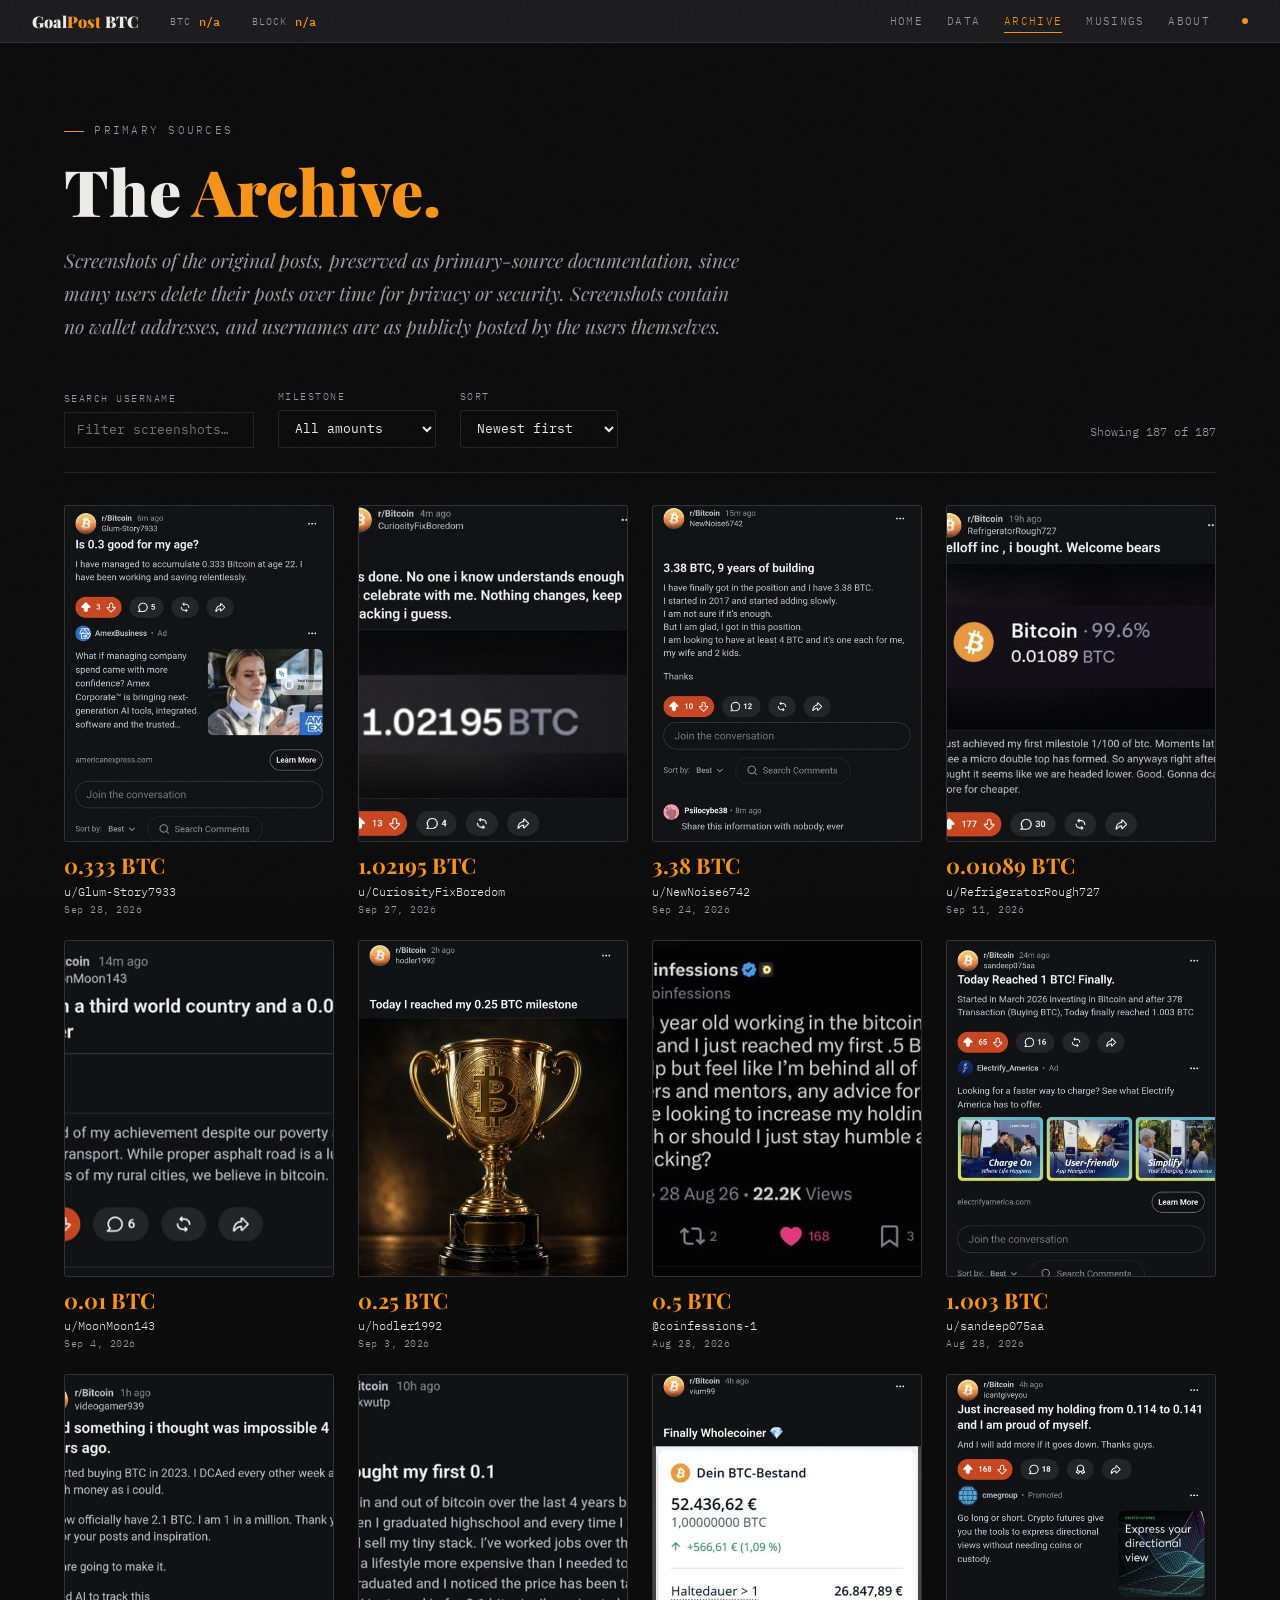
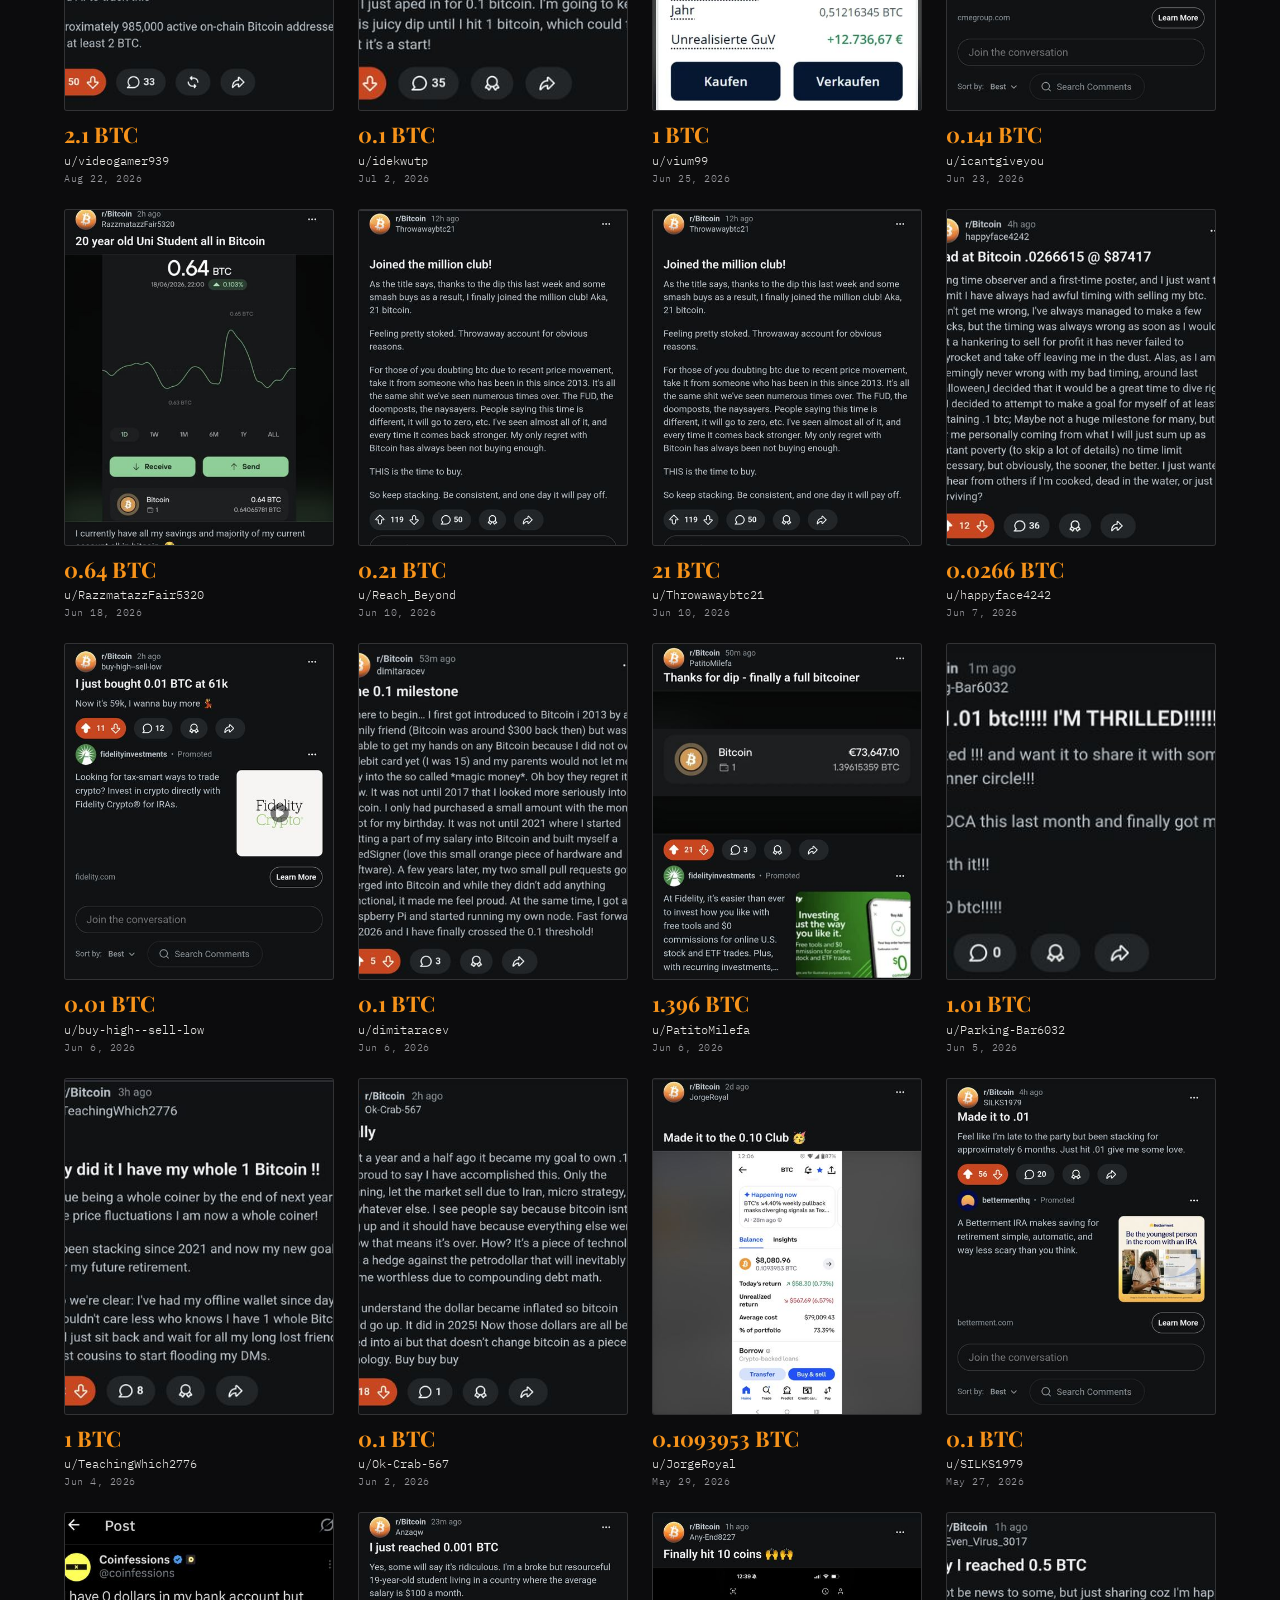
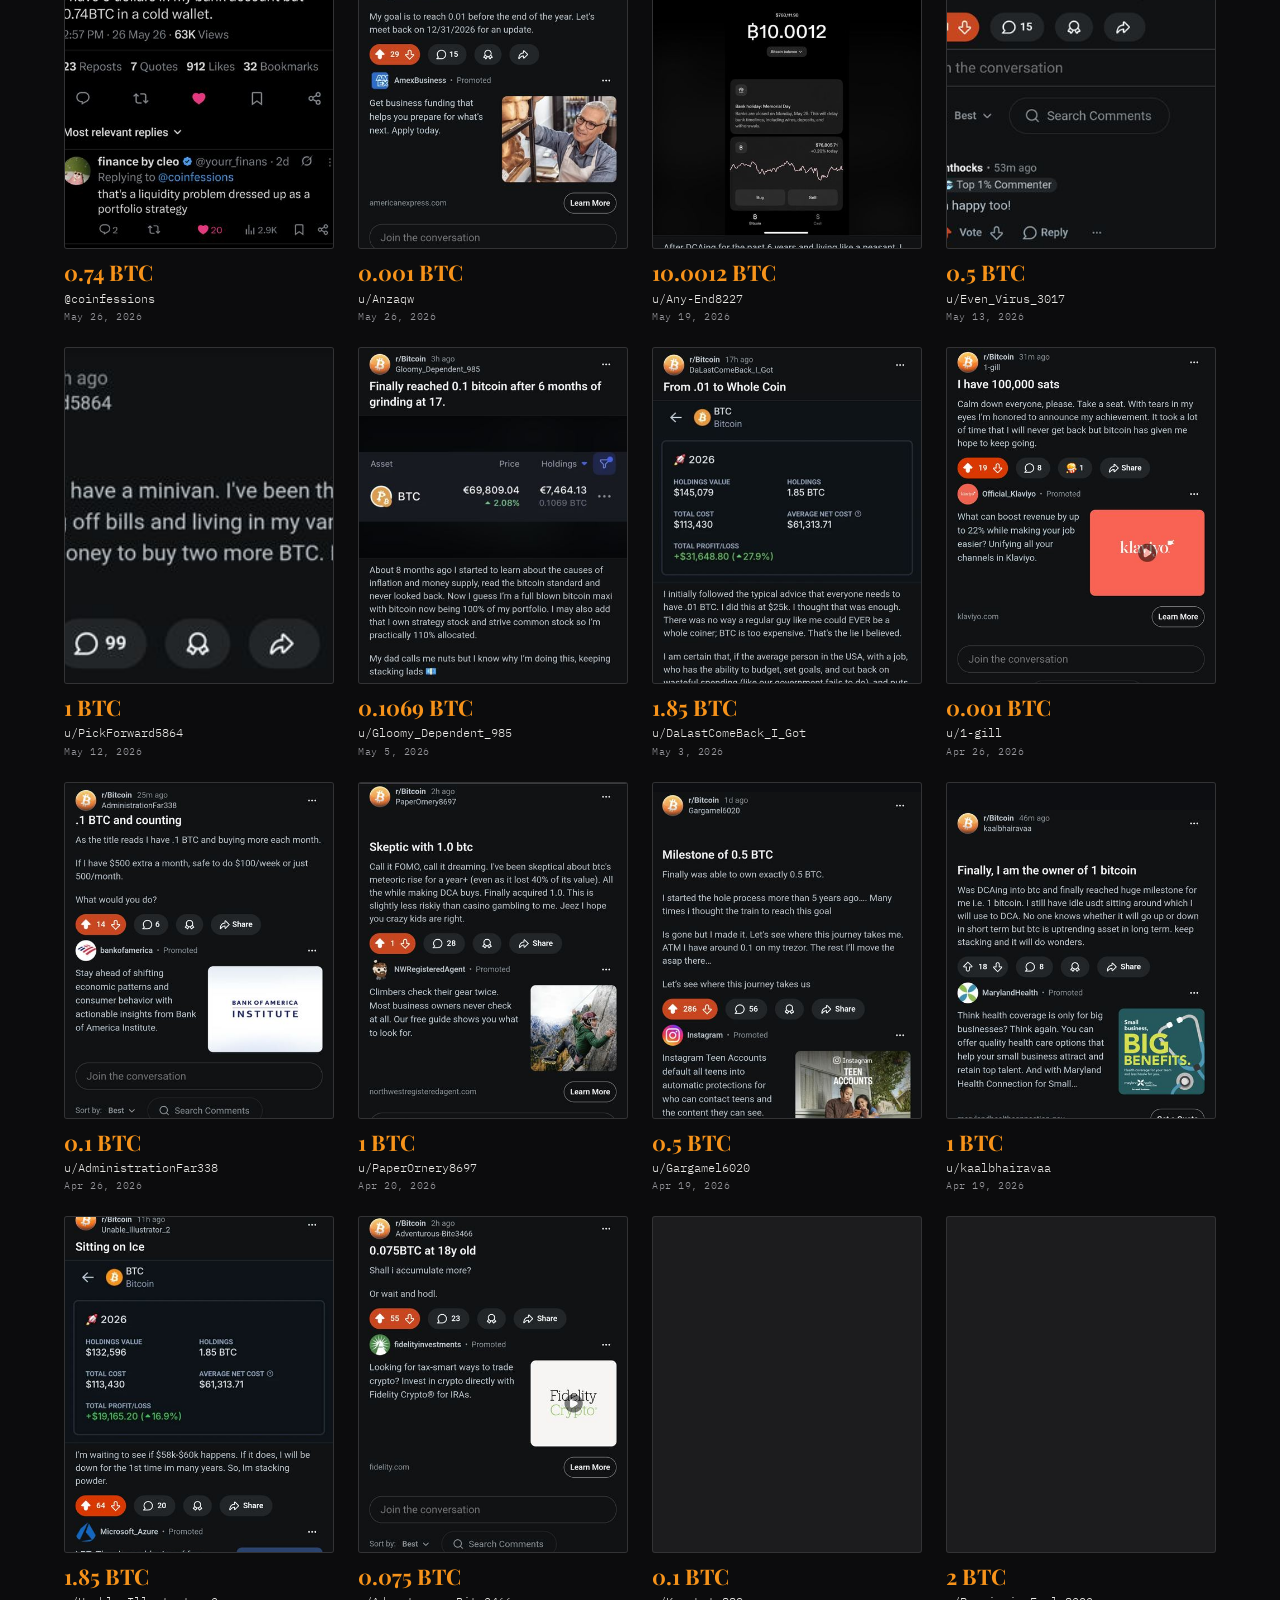
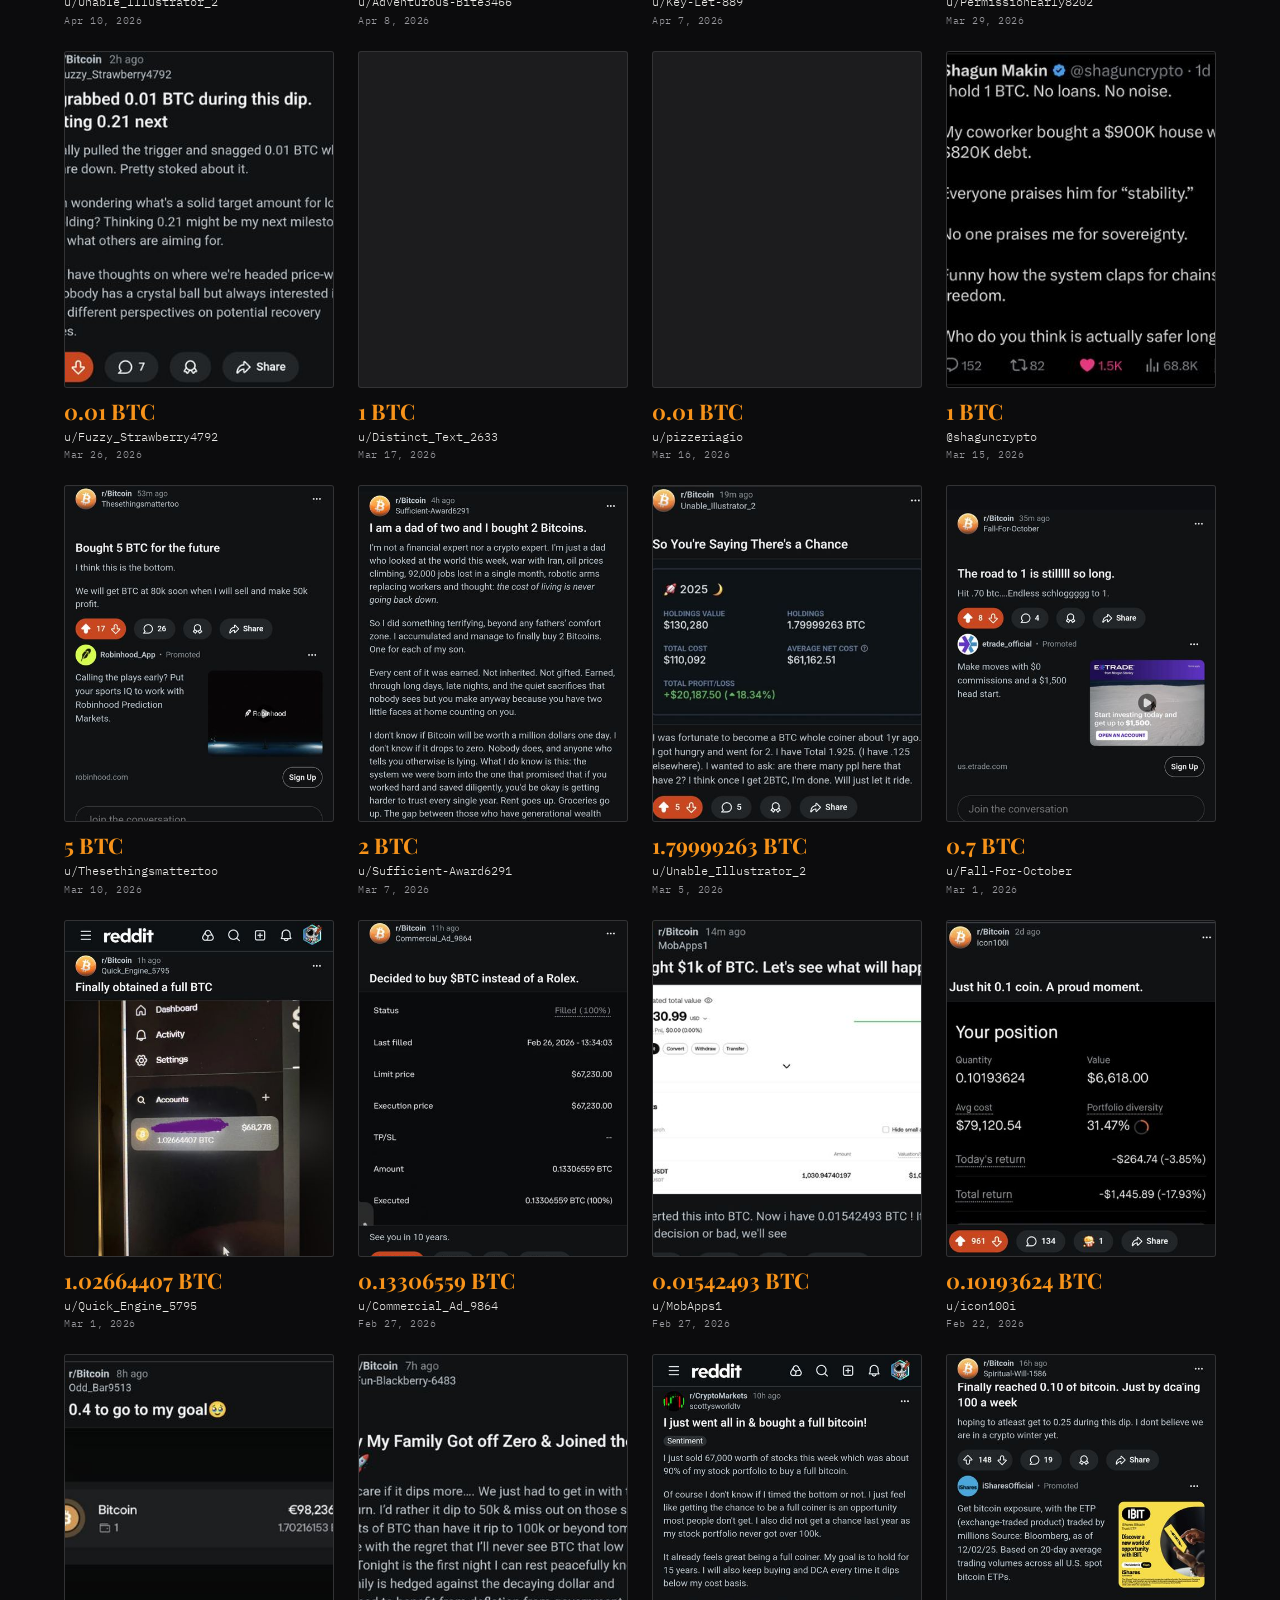
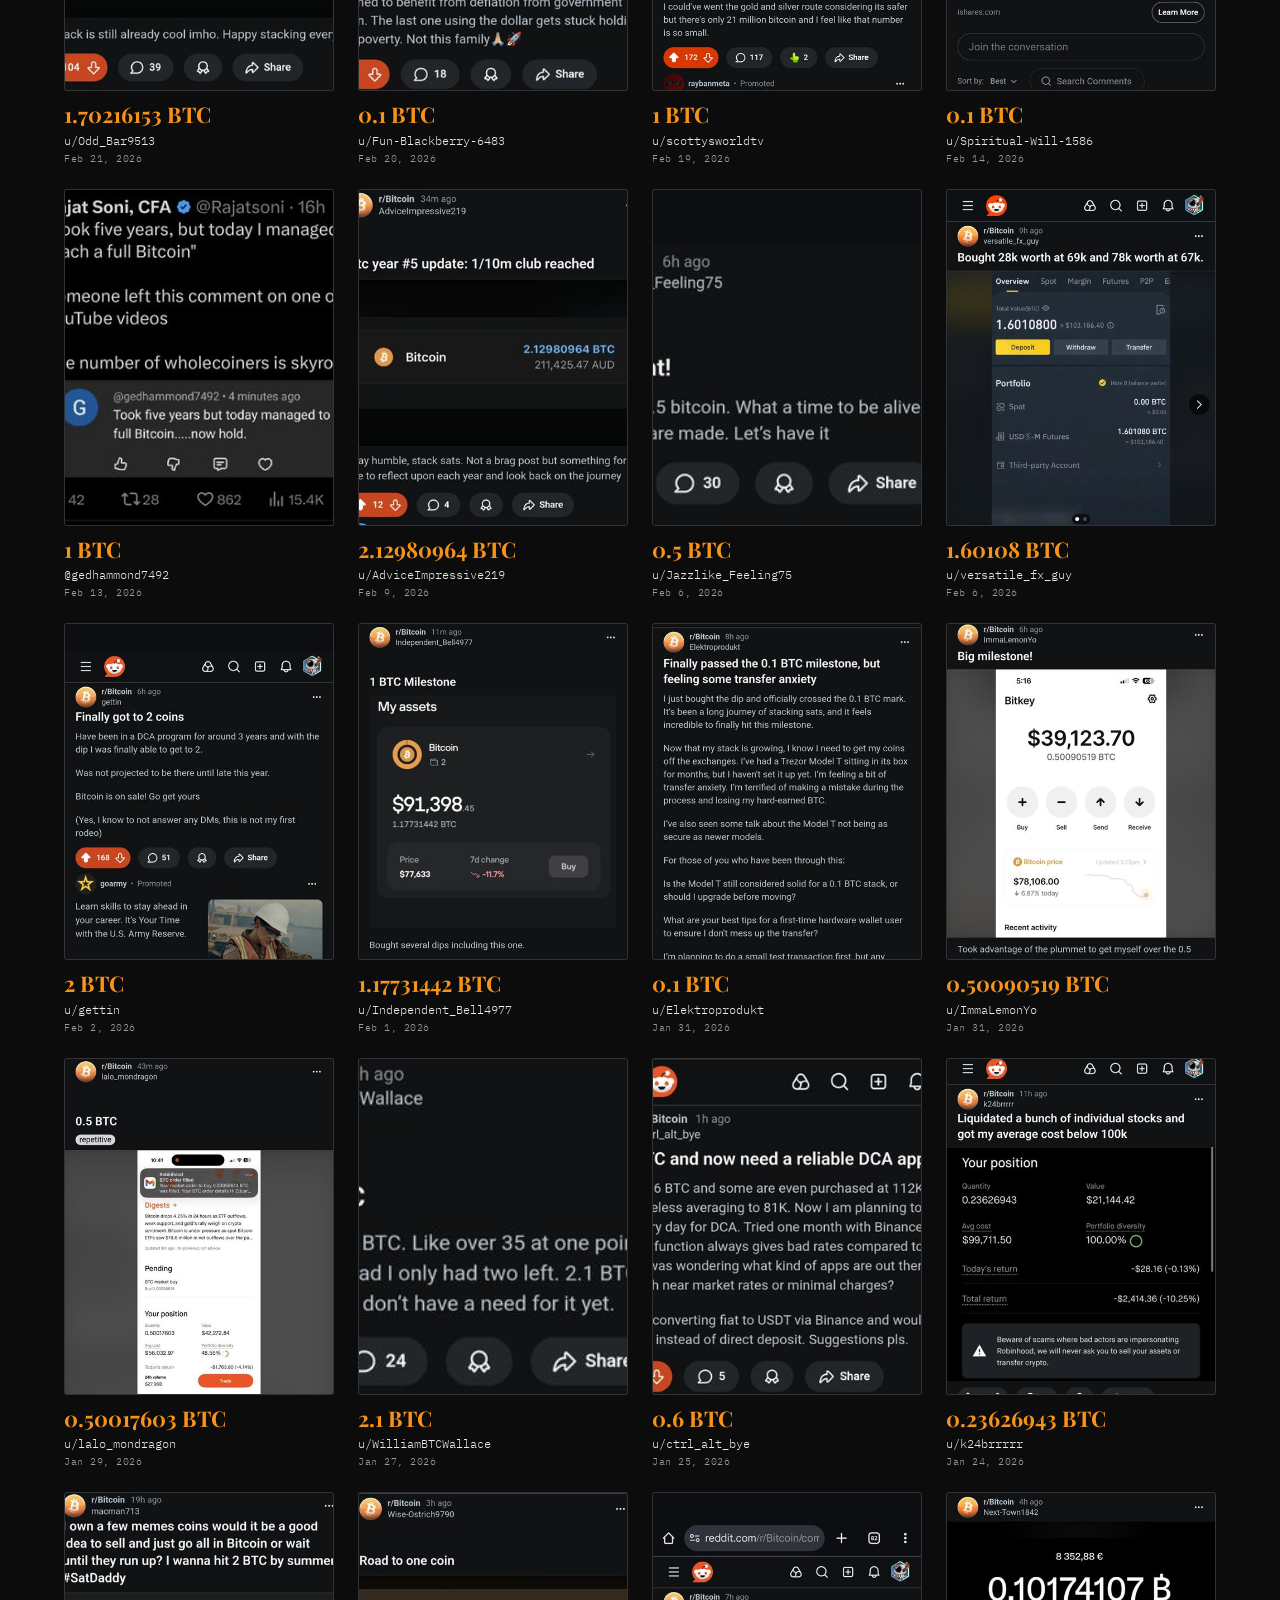
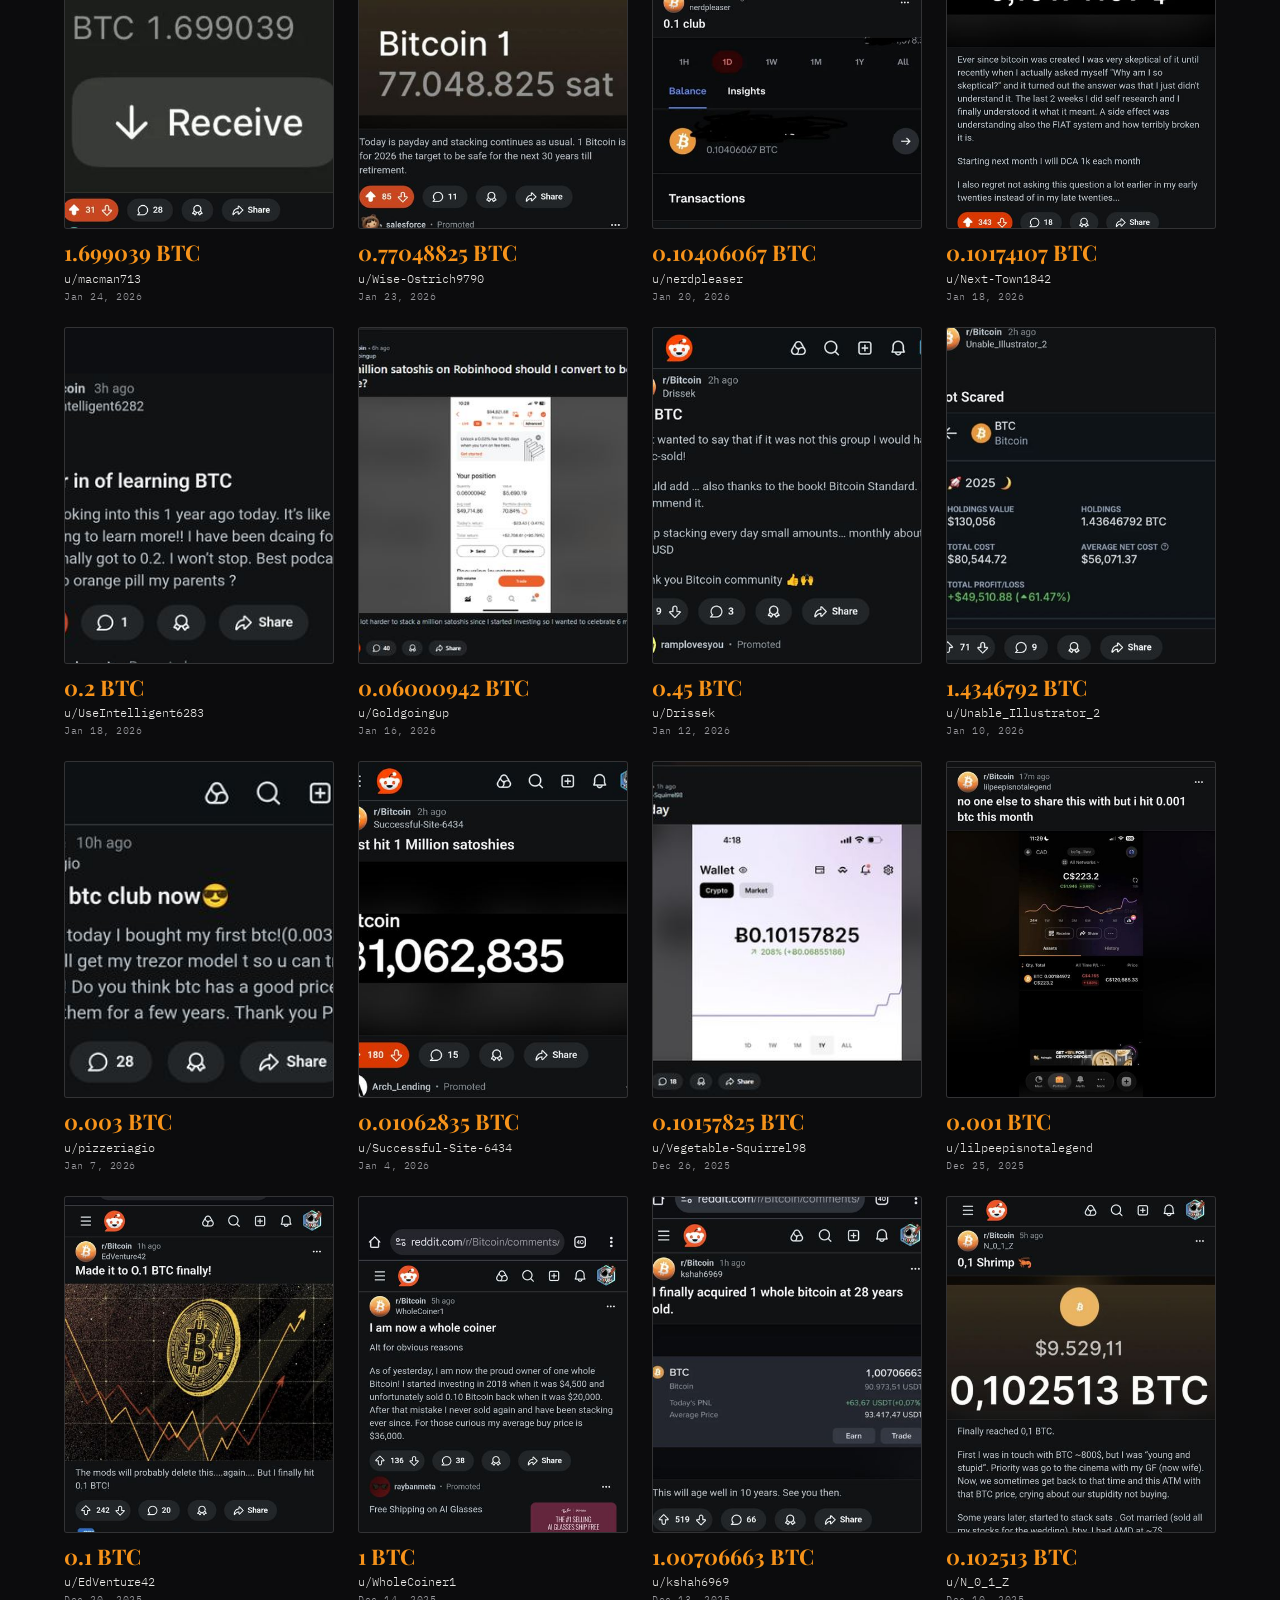
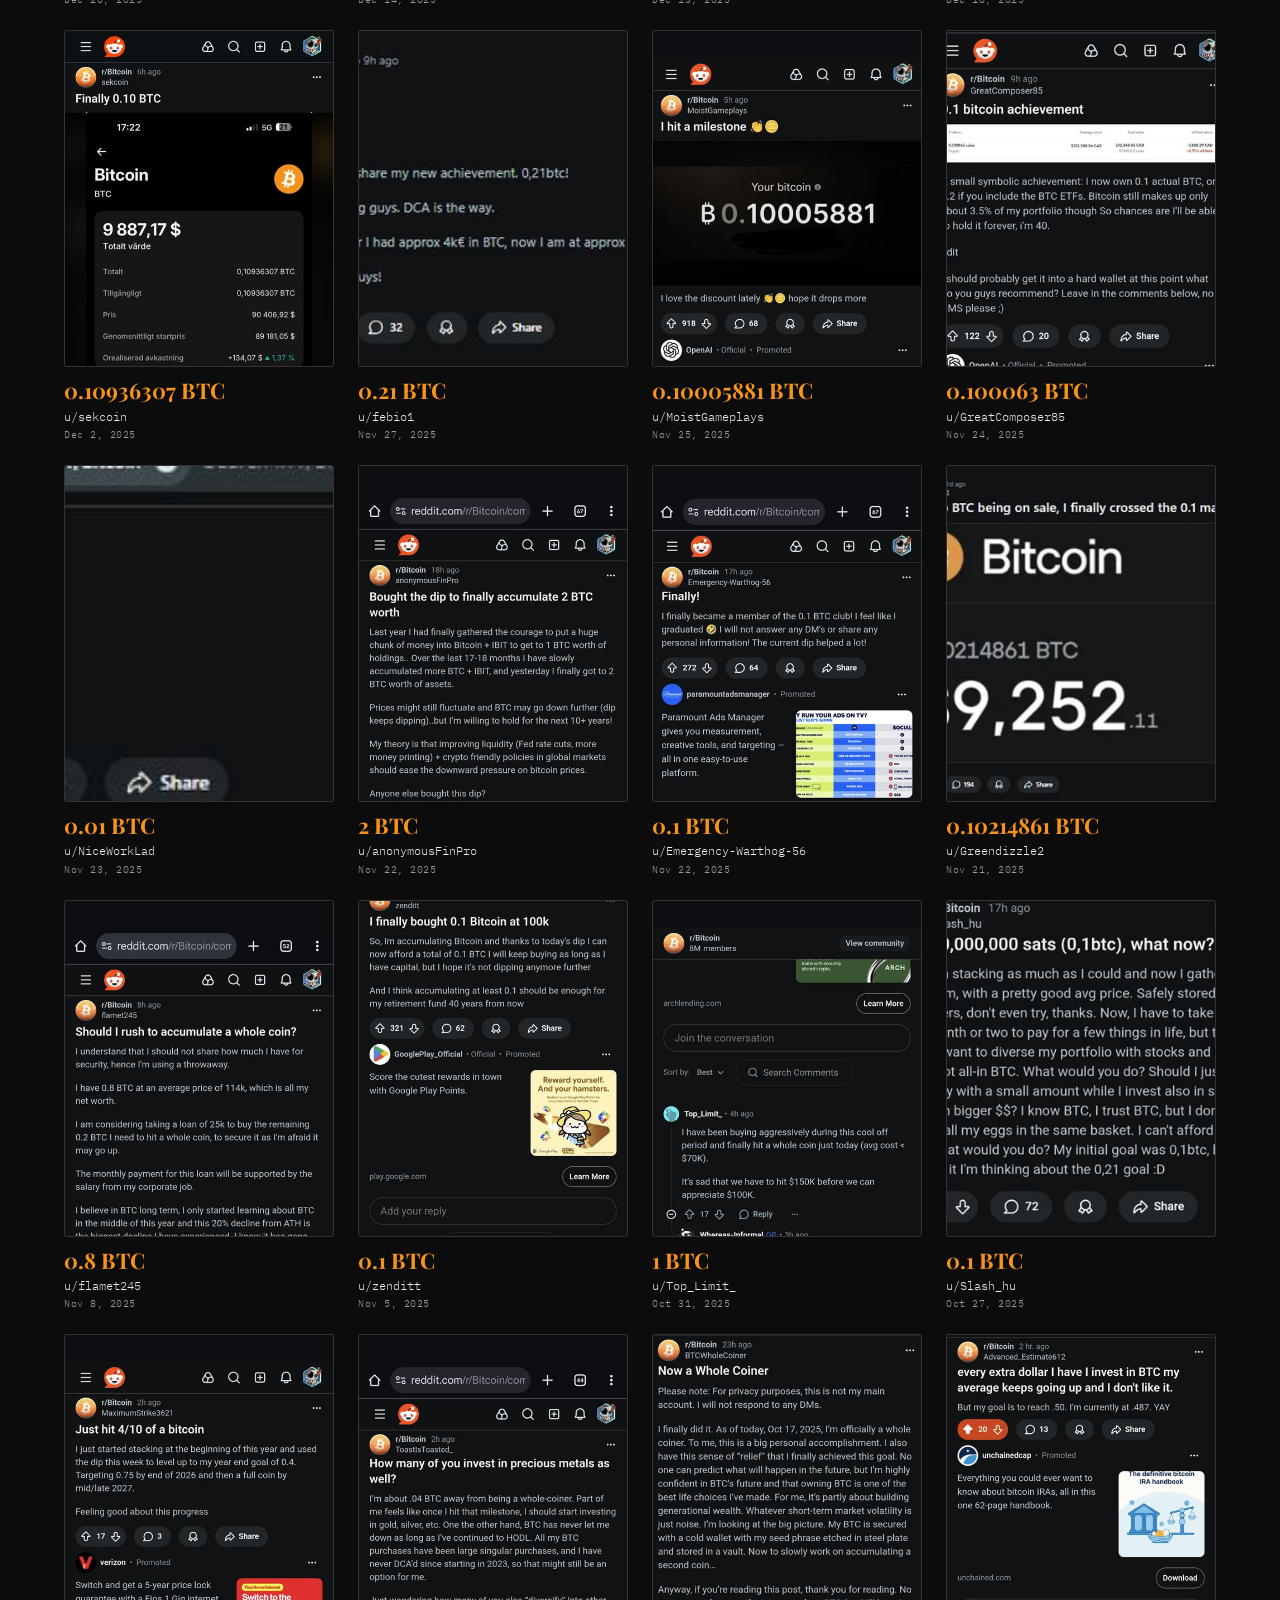
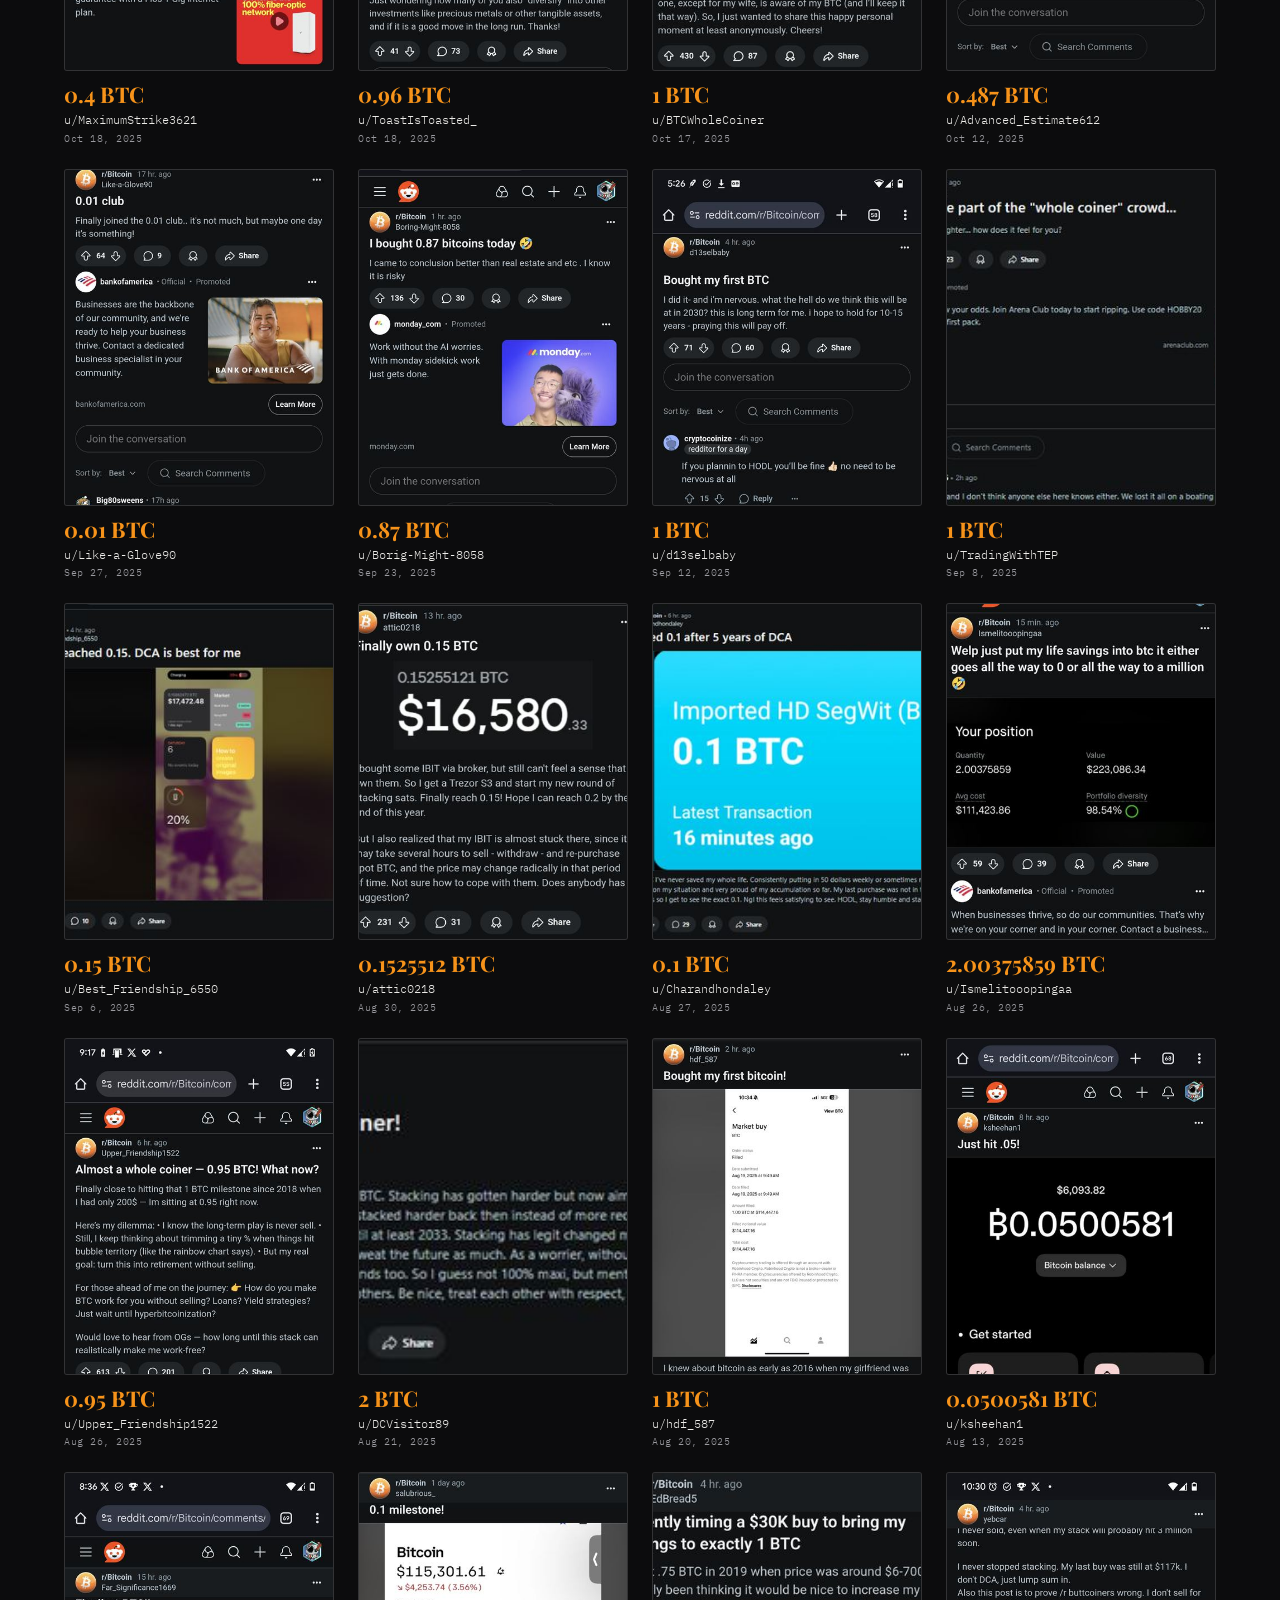
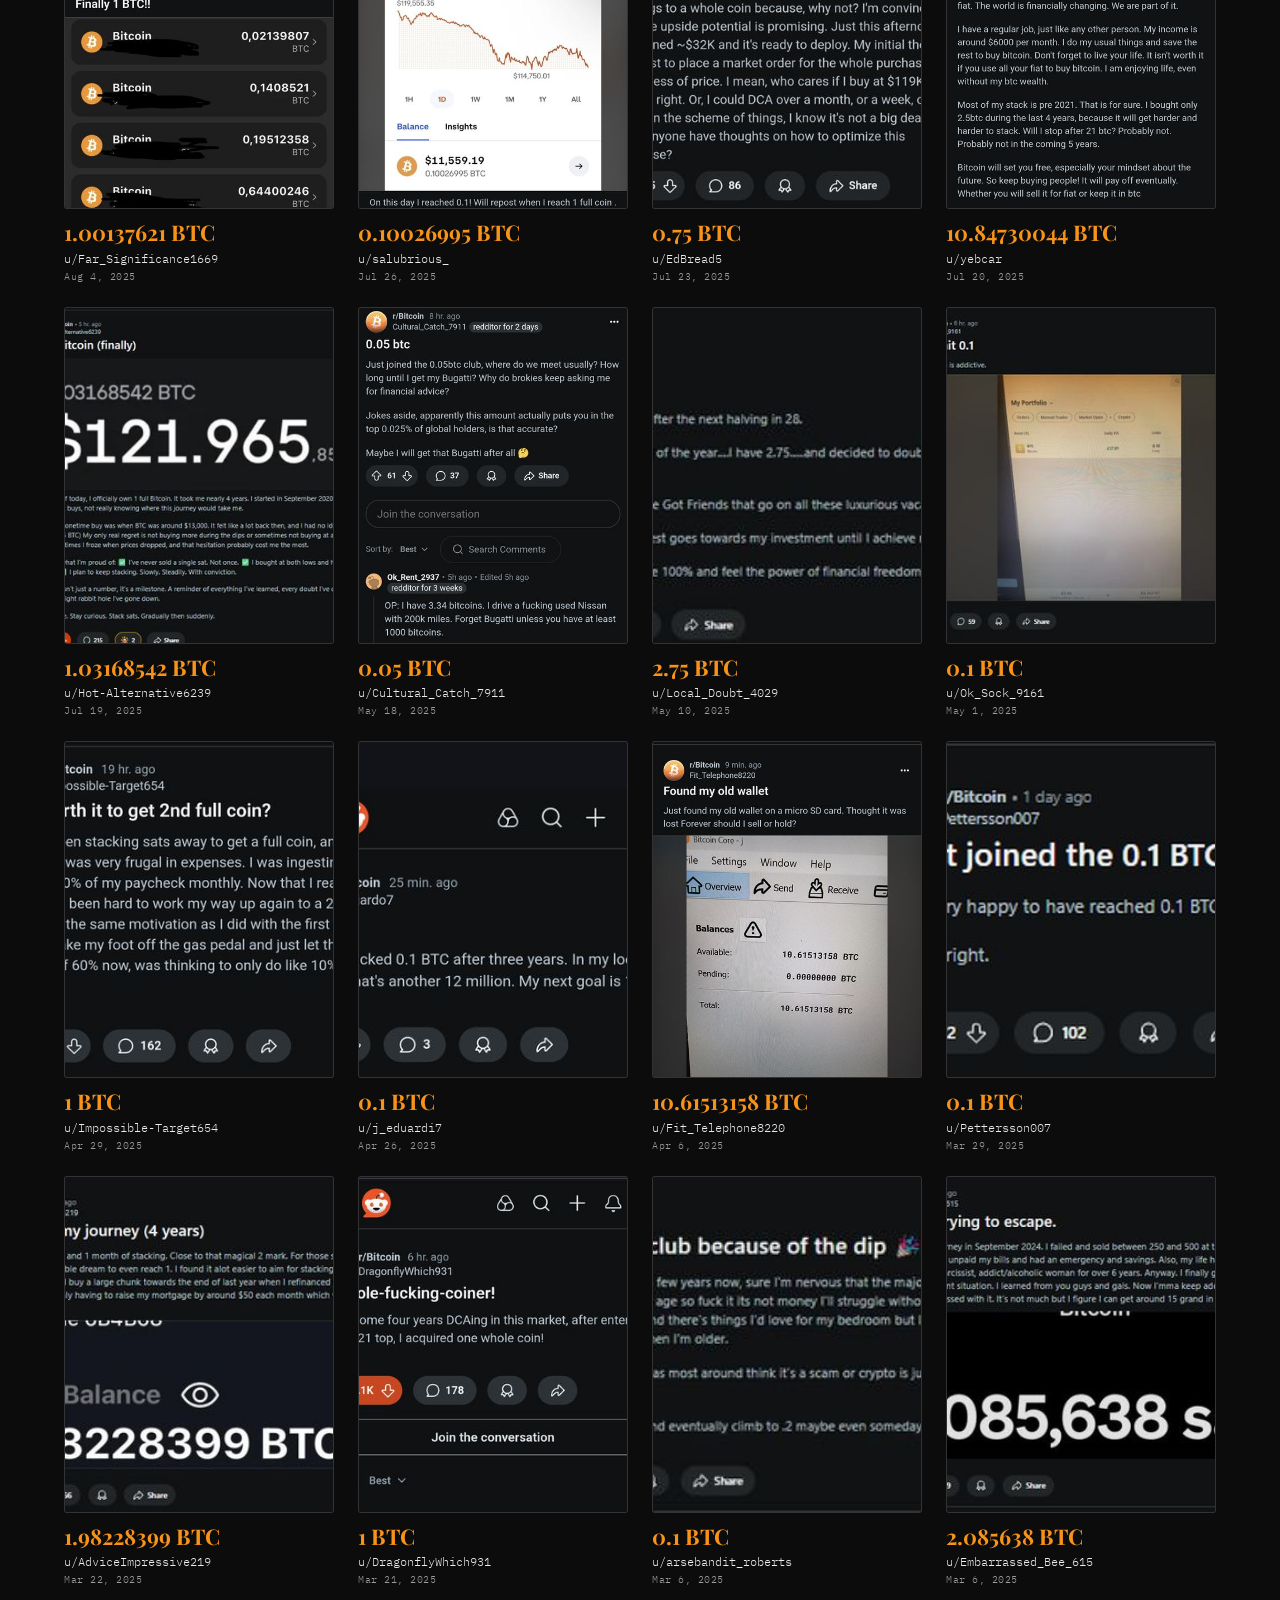
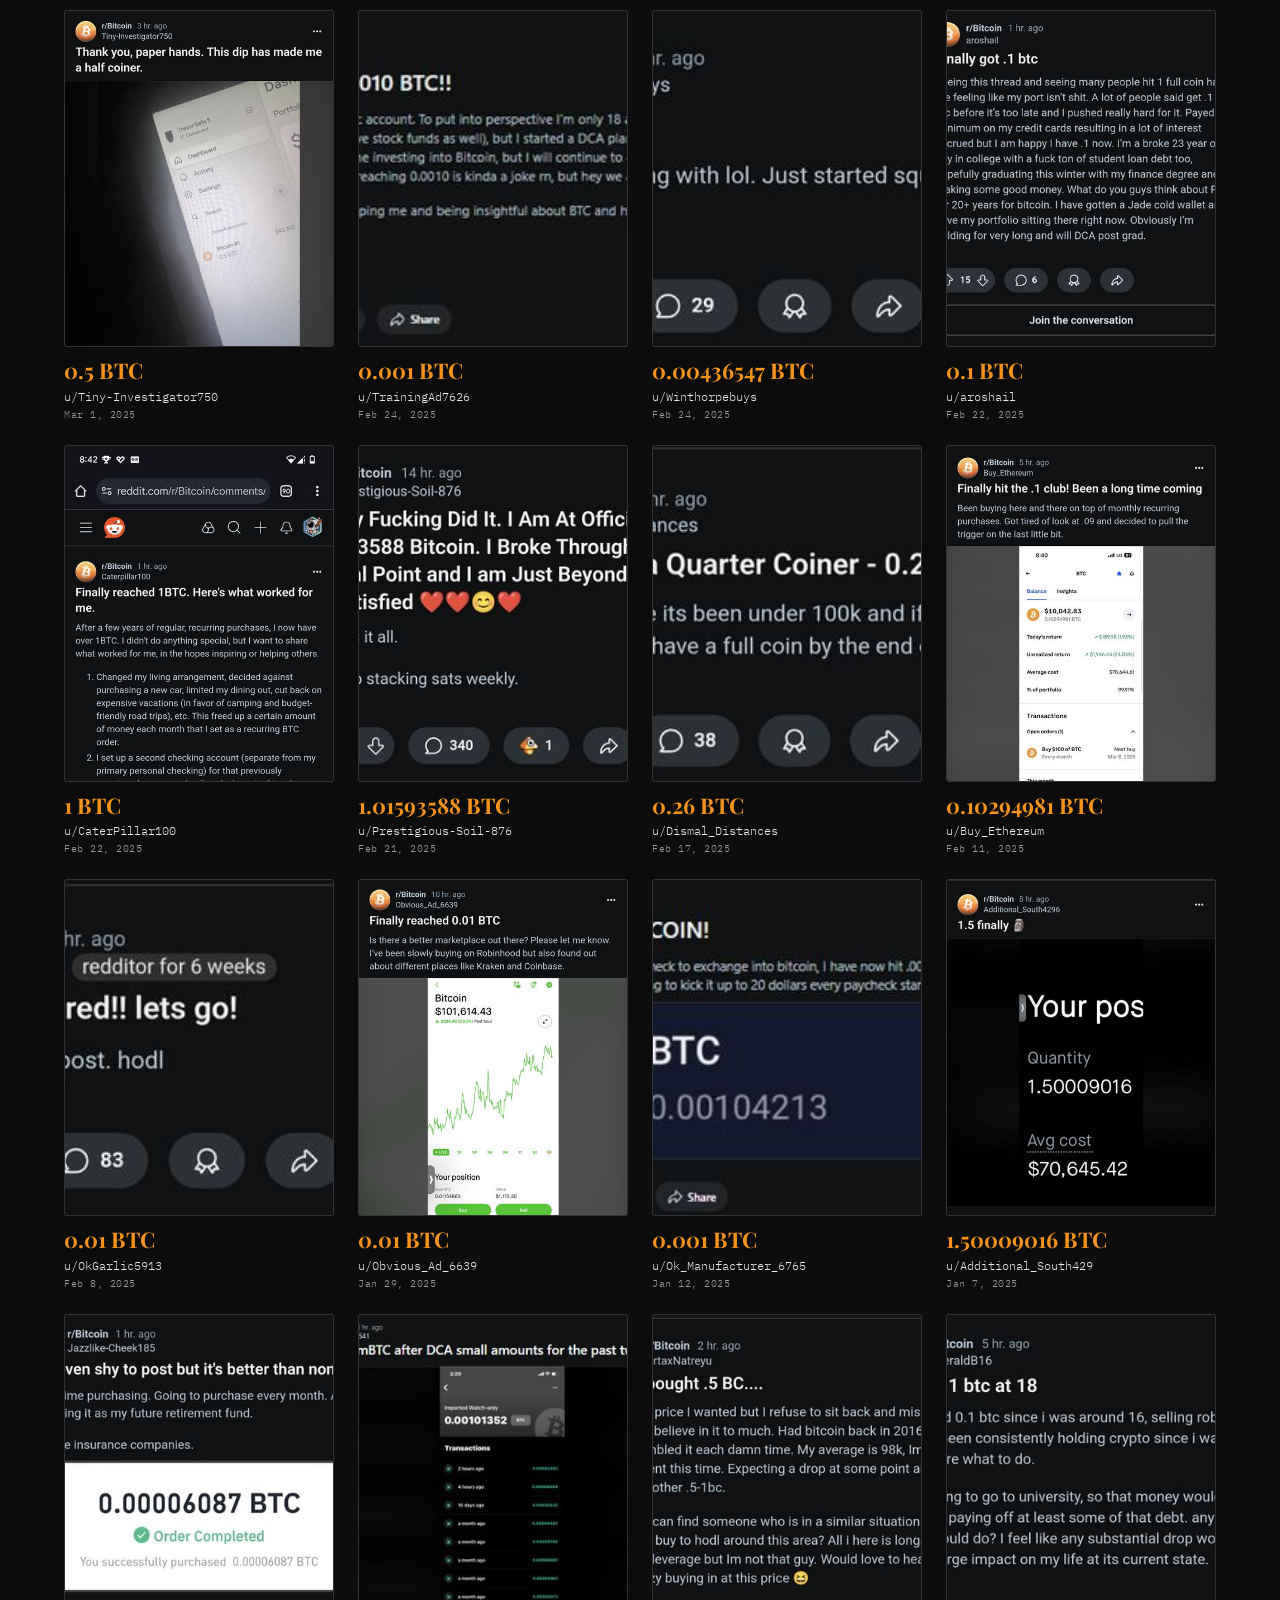
<file: archive.html>
<!DOCTYPE html>
<html lang="en">
<head>
  <meta charset="UTF-8">
  <meta name="viewport" content="width=device-width, initial-scale=1.0">
  <title>Screenshot Archive | GoalPost BTC</title>
  <meta name="description" content="Archival screenshots of every Bitcoin milestone post in the GoalPost BTC dataset, preserved as primary sources. Many of the originals have since been deleted.">
  <meta property="og:title" content="Screenshot Archive | GoalPost BTC">
  <meta property="og:description" content="Every Bitcoin milestone post, preserved.">
  <meta property="og:url" content="https://goalpostbtc.com/archive.html">
  <meta property="og:type" content="website">
  <link rel="preconnect" href="https://fonts.googleapis.com">
  <link rel="preconnect" href="https://fonts.gstatic.com" crossorigin>
  <link href="https://fonts.googleapis.com/css2?family=Playfair+Display:wght@400;700;900&family=IBM+Plex+Mono:wght@300;400;500&family=IBM+Plex+Sans:wght@300;400;500&display=swap" rel="stylesheet">
  <link rel="stylesheet" href="assets/css/site.css">
</head>
<body>

  <header class="ticker">
    <a class="ticker-brand" href="./">Goal<span>Post</span> BTC</a>
    <div class="ticker-item">
      <span class="ticker-label">BTC</span>
      <span class="ticker-value" id="btc-price">…</span>
    </div>
    <div class="ticker-item ticker-extra">
      <span class="ticker-label">Block</span>
      <span class="ticker-value" id="block-height">…</span>
    </div>
    <nav class="site-nav" aria-label="Main">
      <a href="./">Home</a>
      <a href="data.html">Data</a>
      <a href="archive.html" aria-current="page">Archive</a>
      <a href="musings.html">Musings</a>
      <a href="about.html">About</a>
    </nav>
    <div class="ticker-dot"></div>
  </header>

  <main class="page">
    <div class="page-eyebrow">Primary Sources</div>
    <h1 class="page-title">The <span>Archive.</span></h1>
    <p class="page-lede">Screenshots of the original posts, preserved as primary-source documentation, since many users delete their posts over time for privacy or security. Screenshots contain no wallet addresses, and usernames are as publicly posted by the users themselves.</p>

    <form class="filters" onsubmit="return false">
      <div class="field">
        <label for="a-search">Search username</label>
        <input type="search" id="a-search" placeholder="Filter screenshots…" autocomplete="off">
      </div>
      <div class="field">
        <label for="a-amount">Milestone</label>
        <select id="a-amount">
          <option value="">All amounts</option>
          <option value="lt0.01">Under 0.01 BTC</option>
          <option value="0.01-0.1">0.01 – 0.1 BTC</option>
          <option value="0.1-1">0.1 – 1 BTC</option>
          <option value="1+">1 BTC and up</option>
        </select>
      </div>
      <div class="field">
        <label for="a-sort">Sort</label>
        <select id="a-sort">
          <option value="new">Newest first</option>
          <option value="old">Oldest first</option>
          <option value="big">Largest first</option>
          <option value="small">Smallest first</option>
        </select>
      </div>
      <div class="result-count" id="a-count" aria-live="polite"></div>
    </form>

    <div class="gallery" id="gallery"></div>
  </main>

  <dialog class="lightbox" id="lightbox" aria-label="Screenshot viewer">
    <div class="lightbox-inner">
      <button type="button" class="nav-btn" data-step="-1" aria-label="Previous screenshot">←</button>
      <figure>
        <img alt="">
        <figcaption></figcaption>
      </figure>
      <button type="button" class="nav-btn" data-step="1" aria-label="Next screenshot">→</button>
    </div>
    <button type="button" class="close-btn" aria-label="Close">✕</button>
  </dialog>

  <footer>
    <div>© 2026 GoalPost BTC · <a href="mailto:hello@goalpostbtc.com">hello@goalpostbtc.com</a></div>
    <div>Built with conviction. Updated continuously. <a href="data.html">See the data →</a></div>
  </footer>

  <script src="assets/js/common.js"></script>
  <script src="assets/js/archive-page.js"></script>
</body>
</html>
</file>
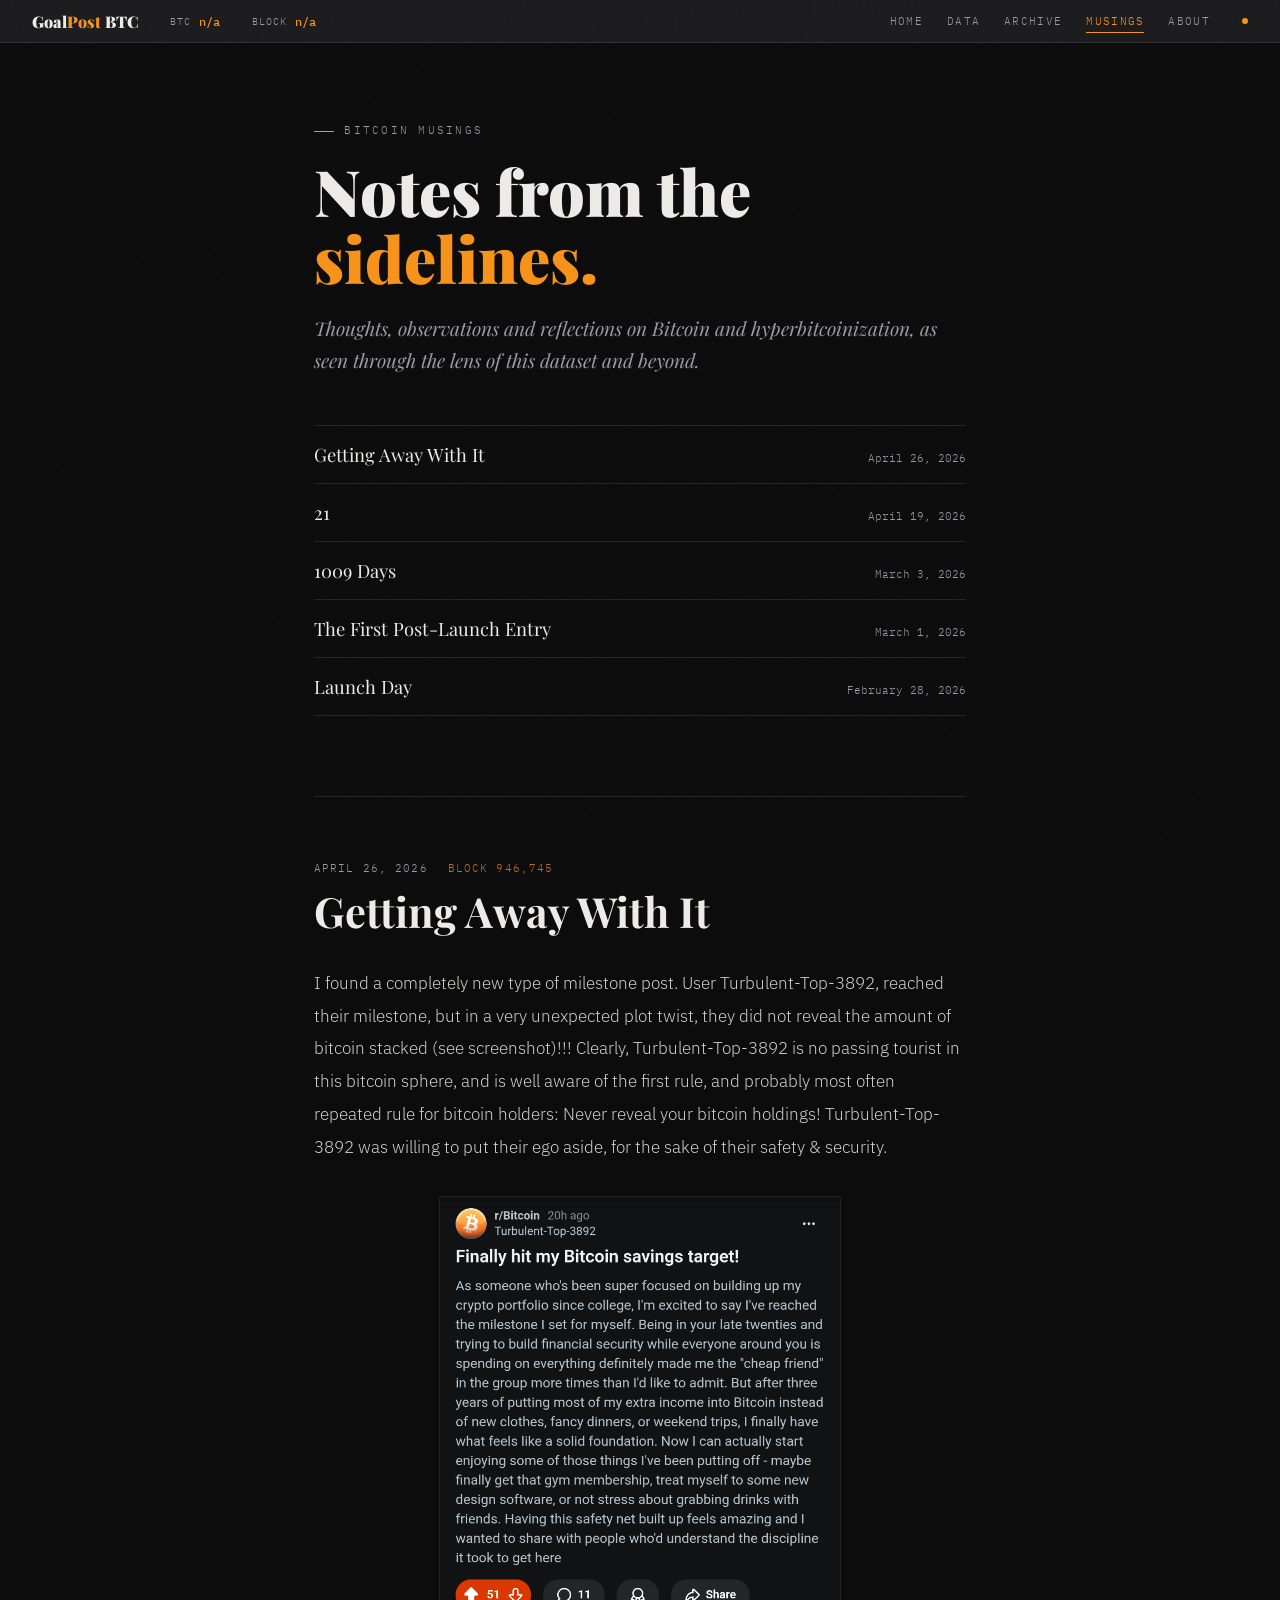
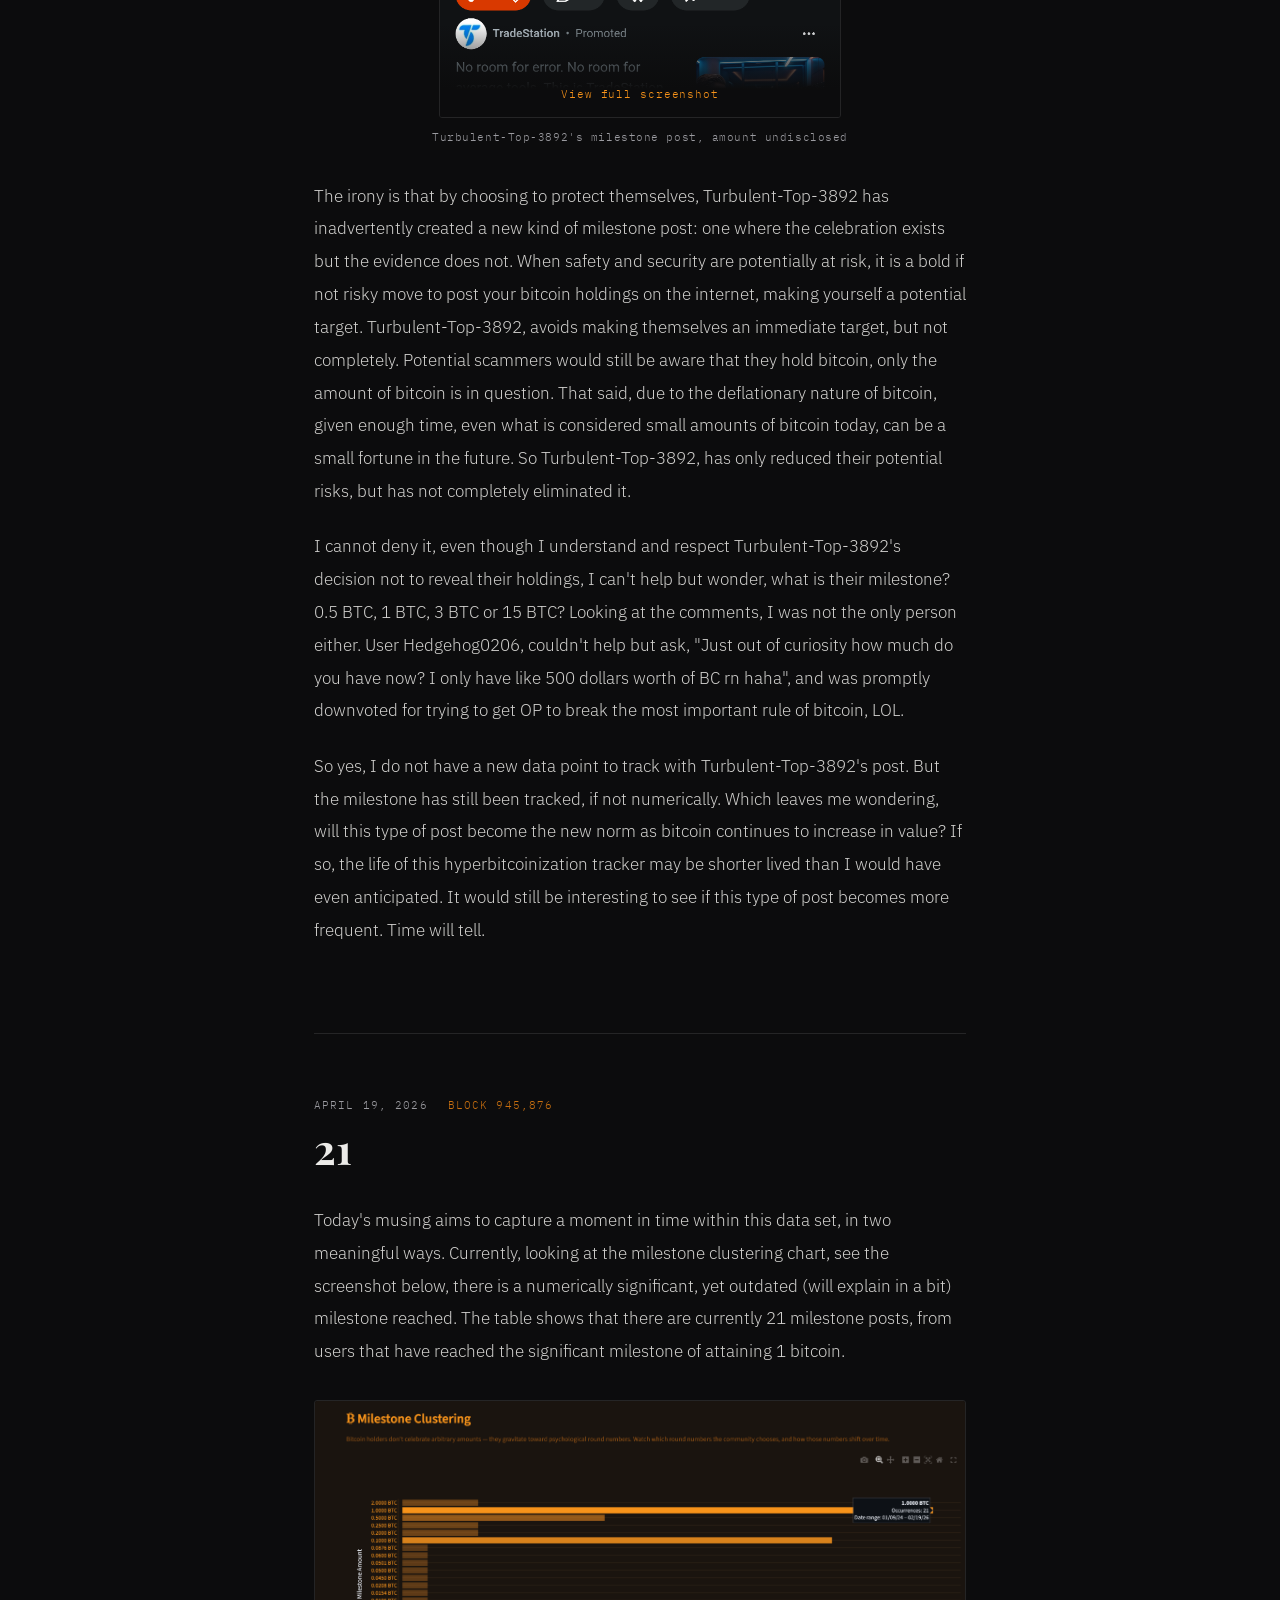
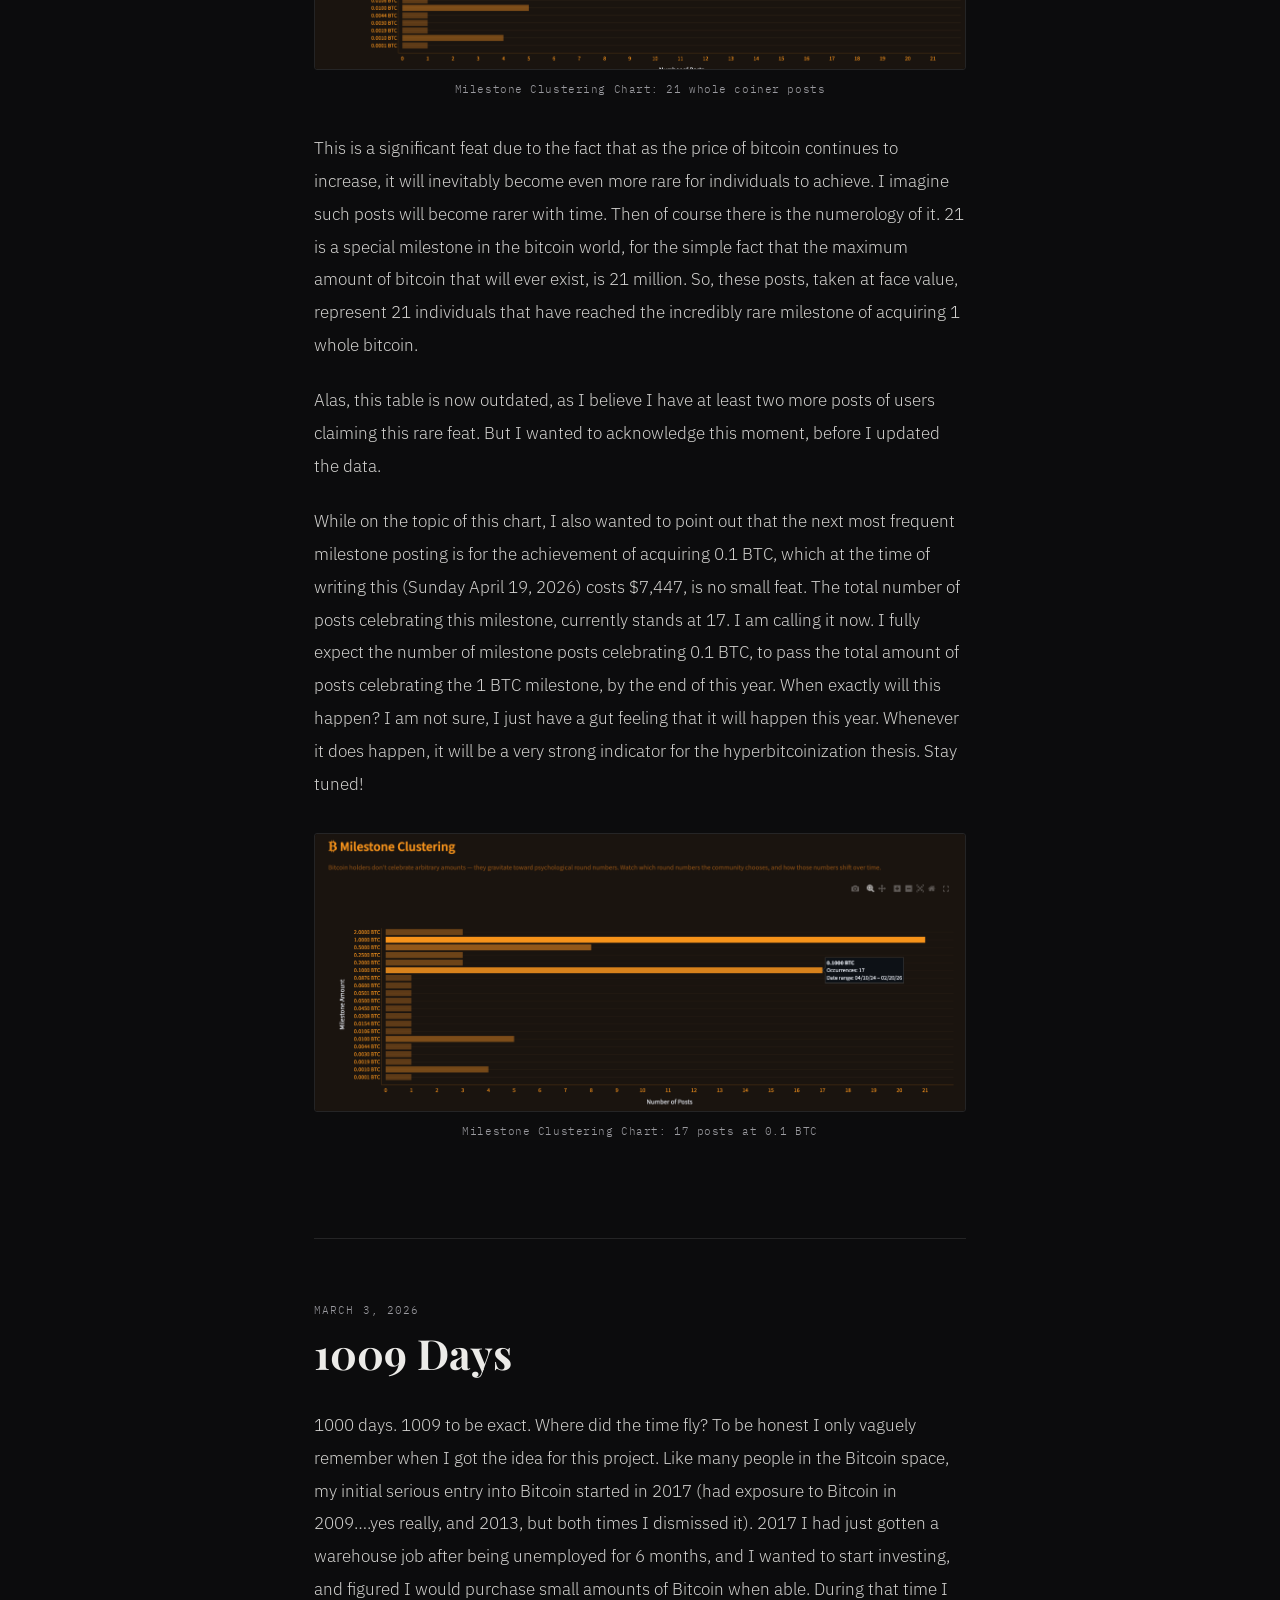
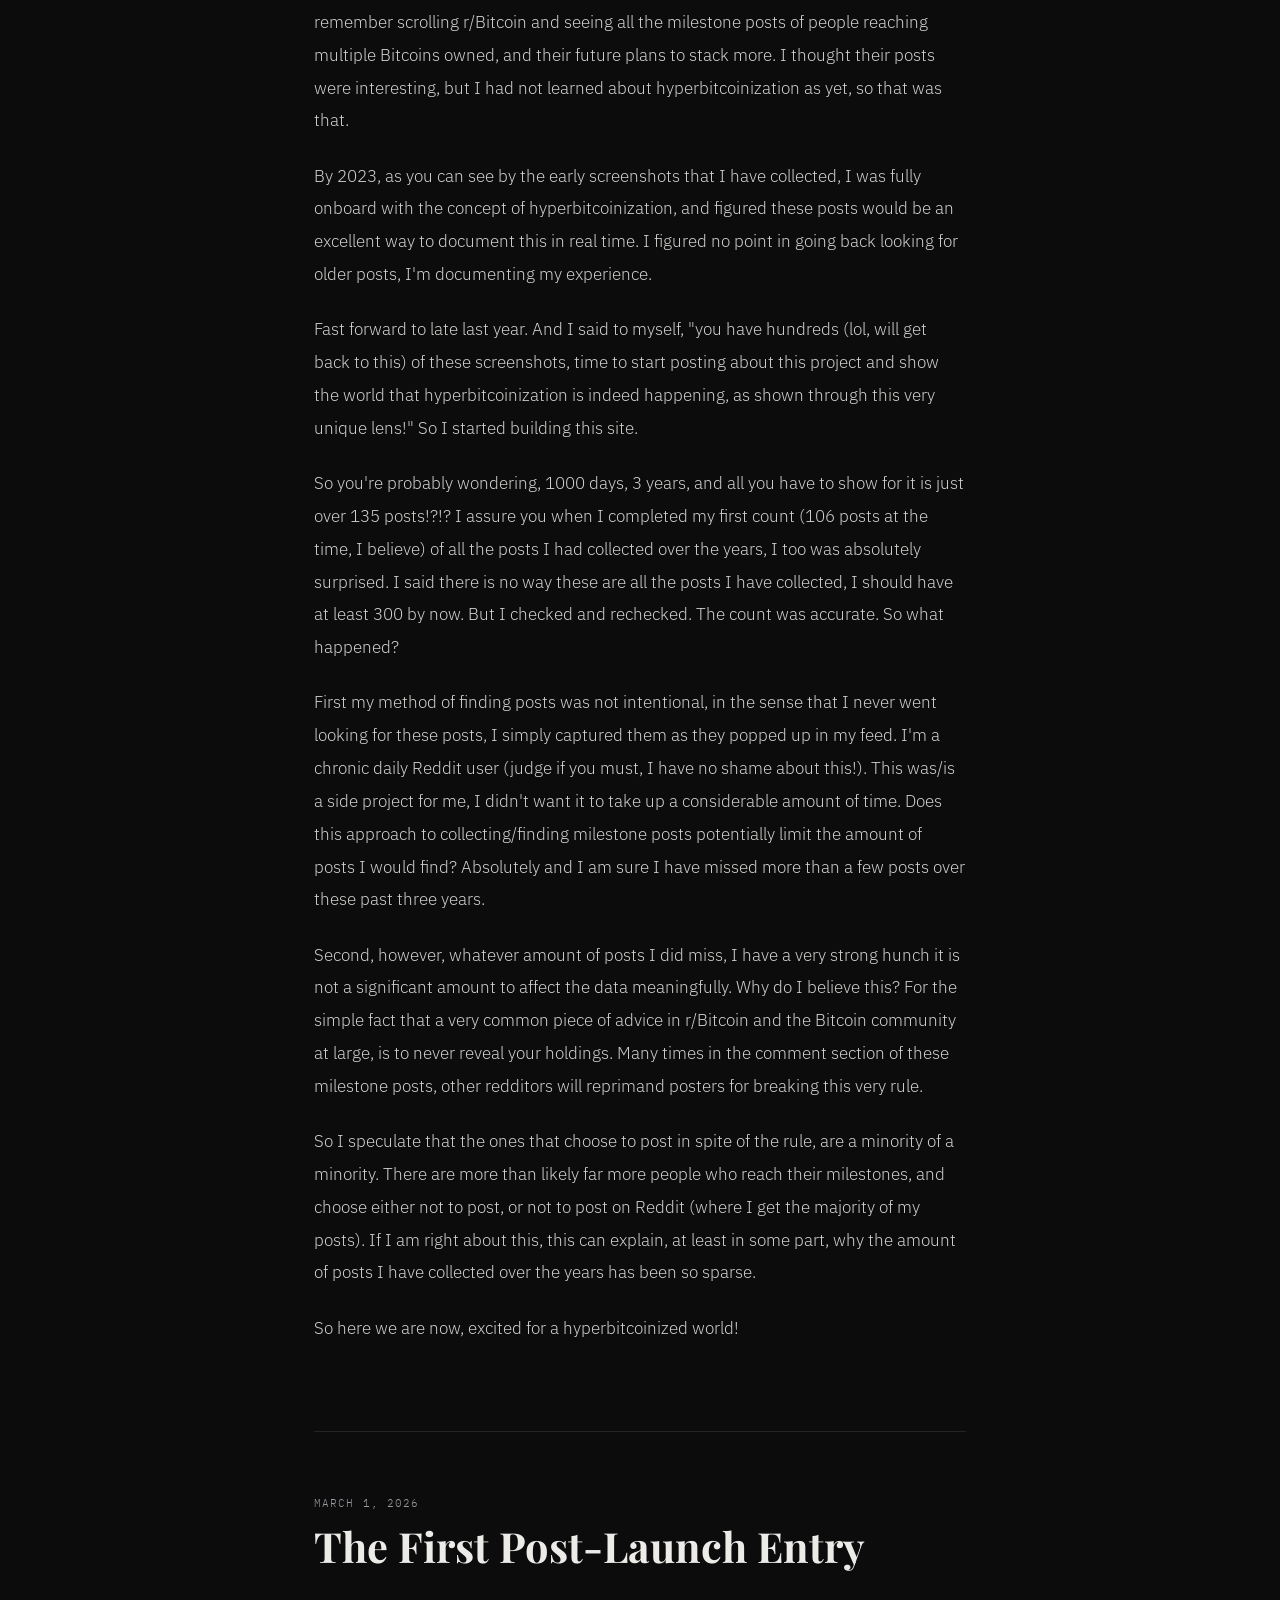
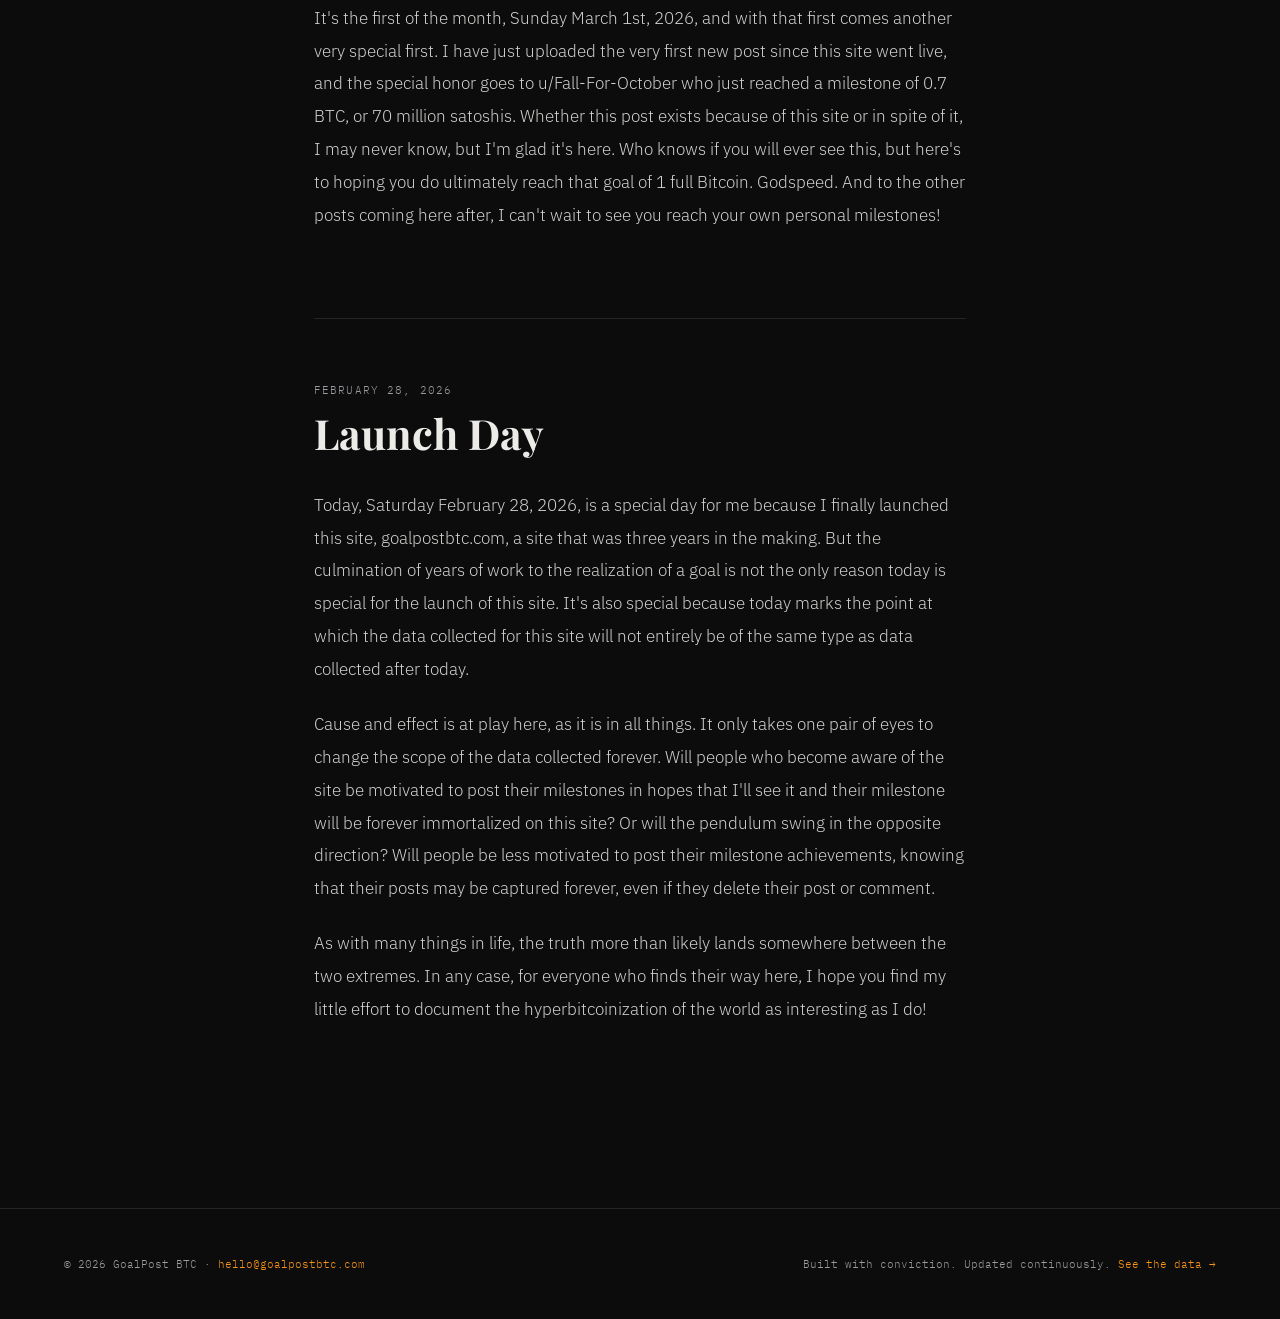
<file: musings.html>
<!DOCTYPE html>
<html lang="en">
<head>
  <meta charset="UTF-8">
  <meta name="viewport" content="width=device-width, initial-scale=1.0">
  <title>Musings | GoalPost BTC</title>
  <meta name="description" content="Thoughts, observations and reflections on Bitcoin and hyperbitcoinization, as seen through the lens of the GoalPost BTC milestone dataset.">
  <meta property="og:title" content="Musings | GoalPost BTC">
  <meta property="og:description" content="Reflections on hyperbitcoinization through the lens of real milestone posts.">
  <meta property="og:url" content="https://goalpostbtc.com/musings.html">
  <meta property="og:type" content="website">
  <link rel="preconnect" href="https://fonts.googleapis.com">
  <link rel="preconnect" href="https://fonts.gstatic.com" crossorigin>
  <link href="https://fonts.googleapis.com/css2?family=Playfair+Display:ital,wght@0,400;0,700;0,900;1,400&family=IBM+Plex+Mono:wght@300;400;500&family=IBM+Plex+Sans:wght@300;400;500&display=swap" rel="stylesheet">
  <link rel="stylesheet" href="assets/css/site.css">
</head>
<body>

  <header class="ticker">
    <a class="ticker-brand" href="./">Goal<span>Post</span> BTC</a>
    <div class="ticker-item">
      <span class="ticker-label">BTC</span>
      <span class="ticker-value" id="btc-price">…</span>
    </div>
    <div class="ticker-item ticker-extra">
      <span class="ticker-label">Block</span>
      <span class="ticker-value" id="block-height">…</span>
    </div>
    <nav class="site-nav" aria-label="Main">
      <a href="./">Home</a>
      <a href="data.html">Data</a>
      <a href="archive.html">Archive</a>
      <a href="musings.html" aria-current="page">Musings</a>
      <a href="about.html">About</a>
    </nav>
    <div class="ticker-dot"></div>
  </header>

  <main class="page page-narrow">
    <div class="page-eyebrow">Bitcoin Musings</div>
    <h1 class="page-title">Notes from the <span>sidelines.</span></h1>
    <p class="page-lede">Thoughts, observations and reflections on Bitcoin and hyperbitcoinization, as seen through the lens of this dataset and beyond.</p>

    <ol class="musing-index" id="index"></ol>
    <div id="musings"></div>
  </main>

  <footer>
    <div>© 2026 GoalPost BTC · <a href="mailto:hello@goalpostbtc.com">hello@goalpostbtc.com</a></div>
    <div>Built with conviction. Updated continuously. <a href="data.html">See the data →</a></div>
  </footer>

  <script src="assets/js/common.js"></script>
  <script>
    (async function () {
      const musings = await GP.loadMusings();
      const esc = GP.escapeHTML;
      document.getElementById('index').innerHTML = musings.map(m =>
        `<li><a href="#${m.slug}"><span>${esc(m.title)}</span><time datetime="${m.date}">${GP.fmtDate(m.date, true)}</time></a></li>`).join('');

      document.getElementById('musings').innerHTML = musings.map(m => {
        const images = m.images || [];
        const body = m.paragraphs.map((p, i) => {
          const figs = images.filter(img => img.after === i).map(img =>
            `<figure><button type="button" class="fig-btn" aria-label="View full image: ${esc(img.caption)}"><img src="${esc(img.src)}" alt="${esc(img.caption)}"></button><figcaption>${esc(img.caption)}</figcaption></figure>`).join('');
          return `<p>${esc(p)}</p>${figs}`;
        }).join('');
        return `<article class="musing" id="${m.slug}">
          <div class="meta"><time datetime="${m.date}">${GP.fmtDate(m.date, true)}</time>${m.block_height ? `<span class="block">Block ${m.block_height.toLocaleString('en-US')}</span>` : ''}</div>
          <h2><a href="#${m.slug}">${esc(m.title)}</a></h2>
          ${body}
        </article>`;
      }).join('');

      // Tall phone captures get a compact, cropped preview; any image opens full size on click.
      const markTall = img => img.closest('figure').classList.toggle('tall', img.naturalHeight > img.naturalWidth * 1.3);
      document.querySelectorAll('article.musing figure img').forEach(img => {
        if (img.complete && img.naturalWidth) markTall(img); else img.addEventListener('load', () => markTall(img), { once: true });
      });
      document.getElementById('musings').addEventListener('click', e => {
        const btn = e.target.closest('.fig-btn');
        if (!btn) return;
        const img = btn.querySelector('img');
        GP.openImage(img.src, img.alt, esc(img.alt), btn.closest('figure').classList.contains('tall'));
      });

      // Content is rendered after load, so jump to #slug ourselves (again once images settle).
      const target = location.hash && document.getElementById(decodeURIComponent(location.hash.slice(1)));
      if (target) {
        const jump = () => target.scrollIntoView({ behavior: 'instant', block: 'start' });
        requestAnimationFrame(jump);
        document.querySelectorAll('article.musing img').forEach(img => img.addEventListener('load', jump, { once: true }));
      }
    })().catch(err => {
      console.error(err);
      document.getElementById('musings').innerHTML = '<p class="note">Could not load musings. Please refresh.</p>';
    });
  </script>
</body>
</html>
</file>
<file: assets/css/site.css>
/* GoalPost BTC: shared styles */

:root {
  --btc: #f7931a;
  --btc-dim: #c97010;
  --bg: #0c0c0d;
  --bg2: #161618;
  --bg3: #1c1c1e;
  --text: #ecebe8;
  --text-dim: #9b9ba0;  /* ~7:1 on --bg */
  --border: rgba(255,255,255,0.1);
}

*, *::before, *::after { box-sizing: border-box; margin: 0; padding: 0; }

html { scroll-behavior: smooth; color-scheme: dark; }

body {
  background: var(--bg);
  color: var(--text);
  font-family: 'IBM Plex Sans', sans-serif;
  font-weight: 300;
  overflow-x: hidden;
  cursor: default;
}

/* ── GRAIN OVERLAY ── */
body::before {
  content: '';
  position: fixed;
  inset: 0;
  background-image: url("data:image/svg+xml,%3Csvg viewBox='0 0 256 256' xmlns='http://www.w3.org/2000/svg'%3E%3Cfilter id='noise'%3E%3CfeTurbulence type='fractalNoise' baseFrequency='0.9' numOctaves='4' stitchTiles='stitch'/%3E%3C/filter%3E%3Crect width='100%25' height='100%25' filter='url(%23noise)' opacity='0.04'/%3E%3C/svg%3E");
  pointer-events: none;
  z-index: 1000;
  opacity: 0.4;
}

/* ── TICKER ── */
.ticker {
  background: var(--bg3);
  border-bottom: 1px solid var(--border);
  padding: 0.6rem 2rem;
  display: flex;
  align-items: center;
  gap: 2rem;
  font-family: 'IBM Plex Mono', monospace;
  font-size: 0.75rem;
  color: var(--text-dim);
  position: sticky;
  top: 0;
  z-index: 100;
}

.ticker-item { display: flex; align-items: center; gap: 0.5rem; }
.ticker-label { color: var(--text-dim); text-transform: uppercase; letter-spacing: 0.1em; font-size: 0.65rem; }
.ticker-value { color: var(--btc); font-weight: 500; }
.ticker-dot { width: 6px; height: 6px; border-radius: 50%; background: var(--btc); animation: pulse 2s infinite; flex-shrink: 0; }

@keyframes pulse {
  0%, 100% { opacity: 1; transform: scale(1); }
  50% { opacity: 0.4; transform: scale(0.8); }
}

/* ── HERO ── */
.hero {
  min-height: 100vh;
  display: grid;
  grid-template-columns: 1fr 1fr;
  position: relative;
  overflow: hidden;
}

.hero::after {
  content: '₿';
  position: absolute;
  right: -5rem;
  top: 50%;
  transform: translateY(-50%);
  font-size: 40vw;
  color: rgba(247,147,26,0.03);
  font-family: 'Playfair Display', serif;
  pointer-events: none;
  animation: slowspin 60s linear infinite;
}

@keyframes slowspin {
  from { transform: translateY(-50%) rotate(0deg); }
  to { transform: translateY(-50%) rotate(360deg); }
}

.hero-left {
  padding: 6rem 4rem 4rem;
  display: flex;
  flex-direction: column;
  justify-content: center;
  border-right: 1px solid var(--border);
  position: relative;
  z-index: 2;
}

.hero-eyebrow {
  font-family: 'IBM Plex Mono', monospace;
  font-size: 0.7rem;
  letter-spacing: 0.2em;
  text-transform: uppercase;
  color: var(--btc);
  margin-bottom: 2rem;
  opacity: 0;
  animation: fadein 0.8s 0.2s forwards;
}

.hero-title {
  font-family: 'Playfair Display', serif;
  font-size: clamp(3rem, 6vw, 5.5rem);
  font-weight: 900;
  line-height: 1.0;
  color: var(--text);
  margin-bottom: 1rem;
  opacity: 0;
  animation: slideup 0.8s 0.4s forwards;
}

.hero-title span { color: var(--btc); }

.hero-subtitle {
  font-family: 'Playfair Display', serif;
  font-size: clamp(1rem, 2vw, 1.4rem);
  font-weight: 400;
  font-style: italic;
  color: var(--text-dim);
  margin-bottom: 3rem;
  line-height: 1.6;
  opacity: 0;
  animation: fadeup 0.8s 0.6s forwards;
}

.hero-cta {
  display: inline-flex;
  align-items: center;
  gap: 0.75rem;
  background: var(--btc);
  color: var(--bg);
  font-family: 'IBM Plex Mono', monospace;
  font-size: 0.85rem;
  font-weight: 500;
  letter-spacing: 0.05em;
  padding: 1rem 2rem;
  text-decoration: none;
  transition: all 0.3s;
  width: fit-content;
  opacity: 0;
  animation: fadeup 0.8s 0.8s forwards;
}

.hero-cta:hover {
  background: var(--text);
  gap: 1.25rem;
}

.hero-cta-arrow { transition: transform 0.3s; }
.hero-cta:hover .hero-cta-arrow { transform: translateX(4px); }

.hero-right {
  padding: 6rem 4rem 4rem;
  display: flex;
  flex-direction: column;
  justify-content: center;
  gap: 3rem;
  position: relative;
  z-index: 2;
}

/* ── STAT CARDS ── */
.stat-card {
  border-left: 2px solid var(--btc);
  padding: 1.5rem 2rem;
  background: var(--bg2);
  opacity: 0;
  animation: slideright 0.8s forwards;
}

.stat-card:nth-child(1) { animation-delay: 0.5s; }
.stat-card:nth-child(2) { animation-delay: 0.7s; }
.stat-card:nth-child(3) { animation-delay: 0.9s; }

.stat-label {
  font-family: 'IBM Plex Mono', monospace;
  font-size: 0.65rem;
  letter-spacing: 0.15em;
  text-transform: uppercase;
  color: var(--text-dim);
  margin-bottom: 0.5rem;
}

.stat-value {
  font-family: 'Playfair Display', serif;
  font-size: 2.5rem;
  font-weight: 700;
  color: var(--btc);
  line-height: 1;
  margin-bottom: 0.25rem;
}

.stat-desc {
  font-size: 0.8rem;
  color: var(--text-dim);
  line-height: 1.5;
}

/* ── THESIS SECTION ── */
.thesis {
  padding: 8rem 4rem;
  max-width: 1400px;
  margin: 0 auto;
  display: grid;
  grid-template-columns: 1fr 2fr;
  gap: 6rem;
  align-items: start;
  border-top: 1px solid var(--border);
}

.thesis-label {
  font-family: 'IBM Plex Mono', monospace;
  font-size: 0.7rem;
  letter-spacing: 0.2em;
  text-transform: uppercase;
  color: var(--btc);
  position: sticky;
  top: 5rem;
}

.thesis-content h2 {
  font-family: 'Playfair Display', serif;
  font-size: clamp(2rem, 4vw, 3.5rem);
  font-weight: 700;
  line-height: 1.2;
  margin-bottom: 2rem;
  color: var(--text);
}

.thesis-content p {
  font-size: 1.1rem;
  line-height: 1.9;
  color: var(--text-dim);
  margin-bottom: 1.5rem;
  max-width: 65ch;
}

.thesis-content p strong {
  color: var(--text);
  font-weight: 500;
}

/* ── GOALPOSTS MOVING ── */
.goalposts {
  background: var(--bg2);
  border-top: 1px solid var(--border);
  border-bottom: 1px solid var(--border);
  padding: 5rem 4rem;
  overflow: hidden;
  position: relative;
}

.goalposts-inner {
  max-width: 1400px;
  margin: 0 auto;
}

.goalposts-label {
  font-family: 'IBM Plex Mono', monospace;
  font-size: 0.7rem;
  letter-spacing: 0.2em;
  text-transform: uppercase;
  color: var(--btc);
  margin-bottom: 3rem;
}

.timeline {
  display: grid;
  grid-template-columns: repeat(4, 1fr);
  gap: 2px;
}

.timeline-year {
  background: var(--bg3);
  padding: 2rem;
  position: relative;
  transition: background 0.3s;
}

.timeline-year:hover { background: #232326; }

.timeline-year-label {
  font-family: 'IBM Plex Mono', monospace;
  font-size: 0.7rem;
  letter-spacing: 0.15em;
  color: var(--text-dim);
  margin-bottom: 1rem;
}

.timeline-amount {
  font-family: 'Playfair Display', serif;
  font-size: 2rem;
  font-weight: 700;
  color: var(--btc);
  margin-bottom: 0.5rem;
}

.timeline-desc {
  font-size: 0.8rem;
  color: var(--text-dim);
  line-height: 1.5;
}

.timeline-bar {
  position: absolute;
  bottom: 0;
  left: 0;
  height: 3px;
  background: var(--btc);
  transition: width 1.5s cubic-bezier(0.25, 0.46, 0.45, 0.94);
}

/* ── METHODOLOGY ── */
.methodology {
  padding: 8rem 4rem;
  max-width: 1400px;
  margin: 0 auto;
  display: grid;
  grid-template-columns: 2fr 1fr;
  gap: 6rem;
  align-items: start;
  border-top: 1px solid var(--border);
}

.method-grid {
  display: grid;
  grid-template-columns: 1fr 1fr;
  gap: 1px;
  background: var(--border);
  margin-top: 3rem;
}

.method-item {
  background: var(--bg);
  padding: 2rem;
}

.method-icon {
  font-size: 1.5rem;
  margin-bottom: 1rem;
}

.method-title {
  font-family: 'IBM Plex Mono', monospace;
  font-size: 0.75rem;
  letter-spacing: 0.1em;
  text-transform: uppercase;
  color: var(--btc);
  margin-bottom: 0.5rem;
}

.method-desc {
  font-size: 0.85rem;
  color: var(--text-dim);
  line-height: 1.6;
}

.methodology-right {
  position: sticky;
  top: 5rem;
}

.quote-block {
  border-left: 2px solid var(--btc);
  padding: 2rem;
  background: var(--bg2);
}

.quote-text {
  font-family: 'Playfair Display', serif;
  font-size: 1.3rem;
  font-style: italic;
  line-height: 1.6;
  color: var(--text);
  margin-bottom: 1rem;
}

.quote-attr {
  font-family: 'IBM Plex Mono', monospace;
  font-size: 0.7rem;
  letter-spacing: 0.1em;
  text-transform: uppercase;
  color: var(--btc-dim);
}

/* ── DAILY SECTIONS ── */
.daily-section {
  padding: 6rem 4rem;
  max-width: 1400px;
  margin: 0 auto;
  border-top: 1px solid var(--border);
}

.daily-section-inner {
  display: grid;
  grid-template-columns: 1fr 1fr;
  gap: 4rem;
  align-items: center;
}

.daily-label {
  font-family: 'IBM Plex Mono', monospace;
  font-size: 0.7rem;
  letter-spacing: 0.2em;
  text-transform: uppercase;
  color: var(--btc);
  margin-bottom: 1.5rem;
}

.daily-meta {
  font-family: 'IBM Plex Mono', monospace;
  font-size: 0.7rem;
  letter-spacing: 0.1em;
  color: var(--text-dim);
  margin-bottom: 0.5rem;
}

.daily-amount {
  font-family: 'Playfair Display', serif;
  font-size: 2.5rem;
  font-weight: 700;
  color: var(--btc);
  margin-bottom: 0.5rem;
  line-height: 1;
}

.daily-username {
  font-family: 'IBM Plex Mono', monospace;
  font-size: 0.85rem;
  color: var(--text);
  margin-bottom: 1.5rem;
}

.daily-screenshot {
  width: 100%;
  max-height: 280px;
  object-fit: cover;
  object-position: top;
  border: 1px solid var(--border);
  display: block;
}

.daily-screenshot-placeholder {
  width: 100%;
  height: 200px;
  background: var(--bg2);
  border: 1px solid var(--border);
  display: flex;
  align-items: center;
  justify-content: center;
  font-family: 'IBM Plex Mono', monospace;
  font-size: 0.7rem;
  color: var(--text-dim);
  letter-spacing: 0.1em;
}

.daily-cta {
  display: inline-flex;
  align-items: center;
  gap: 0.5rem;
  color: var(--btc);
  font-family: 'IBM Plex Mono', monospace;
  font-size: 0.8rem;
  text-decoration: none;
  border-bottom: 1px solid var(--border);
  padding-bottom: 2px;
  transition: gap 0.3s;
}

.daily-cta:hover { gap: 0.75rem; }

/* Chart of the day */
.chart-img {
  width: 100%;
  border: 1px solid var(--border);
  display: block;
}

.chart-caption {
  font-family: 'IBM Plex Mono', monospace;
  font-size: 0.7rem;
  color: var(--text-dim);
  letter-spacing: 0.1em;
  margin-top: 0.75rem;
  text-align: center;
}

/* Musing preview */
.musing-date {
  font-family: 'IBM Plex Mono', monospace;
  font-size: 0.7rem;
  color: var(--text-dim);
  letter-spacing: 0.1em;
  margin-bottom: 0.5rem;
}

.musing-title {
  font-family: 'Playfair Display', serif;
  font-size: 1.6rem;
  font-weight: 700;
  color: var(--text);
  margin-bottom: 1rem;
  line-height: 1.3;
}

.musing-preview {
  font-size: 0.95rem;
  line-height: 1.8;
  color: var(--text-dim);
  margin-bottom: 1.5rem;
  font-style: italic;
}

.daily-divider {
  border: none;
  border-top: 1px solid var(--border);
  margin: 0;
}

@media (max-width: 768px) {
  .daily-section { padding: 3rem 1.5rem; }
  .daily-section-inner {
    grid-template-columns: 1fr;
    gap: 2rem;
  }
  .daily-amount { font-size: 2rem; }
  .musing-title { font-size: 1.3rem; }
}

/* ── FOOTER CTA ── */
.footer-cta {
  background: var(--btc);
  padding: 6rem 4rem;
  text-align: center;
  position: relative;
  overflow: hidden;
}

.footer-cta::before {
  content: '₿';
  position: absolute;
  left: 50%;
  top: 50%;
  transform: translate(-50%, -50%);
  font-size: 30vw;
  color: rgba(0,0,0,0.05);
  font-family: 'Playfair Display', serif;
  pointer-events: none;
}

.footer-cta h2 {
  font-family: 'Playfair Display', serif;
  font-size: clamp(2rem, 5vw, 4rem);
  font-weight: 900;
  color: var(--bg);
  margin-bottom: 1rem;
  position: relative;
}

.footer-cta p {
  font-size: 1.1rem;
  color: rgba(0,0,0,0.6);
  margin-bottom: 3rem;
  position: relative;
}

.footer-cta-btn {
  display: inline-flex;
  align-items: center;
  gap: 0.75rem;
  background: var(--bg);
  color: var(--btc);
  font-family: 'IBM Plex Mono', monospace;
  font-size: 0.9rem;
  font-weight: 500;
  letter-spacing: 0.05em;
  padding: 1.25rem 2.5rem;
  text-decoration: none;
  transition: all 0.3s;
  position: relative;
}

.footer-cta-btn:hover {
  background: var(--bg2);
  gap: 1.25rem;
}

/* ── FOOTER ── */
footer {
  background: var(--bg);
  border-top: 1px solid var(--border);
  padding: 3rem 4rem;
  display: flex;
  justify-content: space-between;
  align-items: center;
  font-family: 'IBM Plex Mono', monospace;
  font-size: 0.7rem;
  color: var(--text-dim);
}

footer a {
  color: var(--btc);
  text-decoration: none;
}

footer a:hover { text-decoration: underline; }

/* ── ANIMATIONS ── */
@keyframes fadein {
  from { opacity: 0; }
  to { opacity: 1; }
}

@keyframes fadeup {
  from { opacity: 0; transform: translateY(20px); }
  to { opacity: 1; transform: translateY(0); }
}

@keyframes slideup {
  from { opacity: 0; transform: translateY(40px); }
  to { opacity: 1; transform: translateY(0); }
}

@keyframes slideright {
  from { opacity: 0; transform: translateX(-20px); }
  to { opacity: 1; transform: translateX(0); }
}

/* ── SCROLLED REVEALS ── */
.reveal {
  opacity: 0;
  transform: translateY(30px);
  transition: opacity 0.8s, transform 0.8s;
}

.reveal.visible {
  opacity: 1;
  transform: translateY(0);
}

/* ── MOBILE RESPONSIVE ── */
@media (max-width: 768px) {

  /* Ticker: show only BTC price and pulse dot on mobile */
  .ticker {
    padding: 0.5rem 1rem;
    gap: 1rem;
    flex-wrap: wrap;
  }
  .ticker-extra { display: none; }

  /* Hero: stack vertically */
  .hero {
    grid-template-columns: 1fr;
    min-height: auto;
  }
  .hero::after { display: none; }
  .hero-left {
    padding: 3rem 1.5rem 2rem;
    border-right: none;
    border-bottom: 1px solid var(--border);
  }
  .hero-right {
    padding: 2rem 1.5rem 3rem;
    gap: 1.5rem;
  }
  .hero-eyebrow { margin-bottom: 1rem; }
  .hero-title { font-size: clamp(3rem, 12vw, 4rem); }
  .hero-subtitle { font-size: 1rem; margin-bottom: 2rem; }
  .hero-cta { width: 100%; justify-content: center; }

  /* Stat cards: tighten padding */
  .stat-card { padding: 1rem 1.25rem; }
  .stat-value { font-size: 2rem; }

  /* Thesis: single column */
  .thesis {
    grid-template-columns: 1fr;
    padding: 4rem 1.5rem;
    gap: 2rem;
  }
  .thesis-label { position: static; }
  .thesis-content h2 { font-size: clamp(1.6rem, 6vw, 2.5rem); }
  .thesis-content p { font-size: 1rem; }

  /* Goalposts timeline: 2x2 grid on mobile */
  .goalposts { padding: 3rem 1.5rem; }
  .timeline {
    grid-template-columns: 1fr 1fr;
    gap: 2px;
  }
  .timeline-year { padding: 1.25rem; }
  .timeline-amount { font-size: 1.4rem; }
  .timeline-desc { font-size: 0.75rem; }

  /* Methodology: single column */
  .methodology {
    grid-template-columns: 1fr;
    padding: 4rem 1.5rem;
    gap: 3rem;
  }
  .methodology-right { position: static; }
  .method-grid { grid-template-columns: 1fr; }
  .method-item { padding: 1.25rem; }

  /* Footer CTA */
  .footer-cta { padding: 4rem 1.5rem; }
  .footer-cta h2 { font-size: clamp(1.8rem, 8vw, 3rem); }
  .footer-cta-btn { width: 100%; justify-content: center; }

  /* Footer: stack */
  footer {
    flex-direction: column;
    gap: 0.75rem;
    padding: 2rem 1.5rem;
    text-align: center;
  }
}

/* ── EXTRA SMALL (phones < 400px) ── */
@media (max-width: 400px) {
  .timeline { grid-template-columns: 1fr; }
  .hero-title { font-size: 2.8rem; }
}

/* ════════════════════════════════════════════════════════════════════
   v2: multi-page site: nav, data explorer, archive, musings, about
   ════════════════════════════════════════════════════════════════════ */

a { color: var(--btc); }
:focus-visible { outline: 2px solid var(--btc); outline-offset: 2px; }

/* ── NAV (lives in the sticky ticker) ── */
.ticker-brand {
  font-family: 'Playfair Display', serif;
  font-weight: 900;
  font-size: 1rem;
  color: var(--text);
  text-decoration: none;
  letter-spacing: 0;
}
.ticker-brand span { color: var(--btc); }

.site-nav {
  margin-left: auto;
  display: flex;
  gap: 1.5rem;
}
.site-nav a {
  color: var(--text-dim);
  text-decoration: none;
  text-transform: uppercase;
  letter-spacing: 0.12em;
  font-size: 0.68rem;
  padding: 0.25rem 0;
  border-bottom: 1px solid transparent;
  transition: color 0.2s, border-color 0.2s;
}
.site-nav a:hover { color: var(--text); }
.site-nav a[aria-current="page"] { color: var(--btc); border-bottom-color: var(--btc); }

/* ── PAGE SCAFFOLD ── */
.page {
  max-width: 1400px;
  margin: 0 auto;
  padding: 5rem 4rem 6rem;
}
.page-narrow { max-width: 780px; }

.page-eyebrow {
  font-family: 'IBM Plex Mono', monospace;
  font-size: 0.7rem;
  letter-spacing: 0.2em;
  text-transform: uppercase;
  color: var(--btc);
  margin-bottom: 1.25rem;
}
.page-title {
  font-family: 'Playfair Display', serif;
  font-size: clamp(2.4rem, 5vw, 4rem);
  font-weight: 900;
  line-height: 1.05;
  color: var(--text);
  margin-bottom: 1.25rem;
}
.page-title span { color: var(--btc); }
.page-lede {
  font-family: 'Playfair Display', serif;
  font-style: italic;
  font-size: clamp(1rem, 1.6vw, 1.2rem);
  line-height: 1.7;
  color: var(--text-dim);
  max-width: 62ch;
  margin-bottom: 3rem;
}

.section-label {
  font-family: 'IBM Plex Mono', monospace;
  font-size: 0.7rem;
  letter-spacing: 0.2em;
  text-transform: uppercase;
  color: var(--btc);
  margin: 4rem 0 1.25rem;
}

.note {
  border-left: 2px solid var(--btc);
  background: var(--bg2);
  padding: 1.25rem 1.5rem;
  font-size: 0.9rem;
  line-height: 1.7;
  color: var(--text-dim);
  max-width: 80ch;
}
.note strong { color: var(--text); font-weight: 500; }

/* ── STAT STRIP ── */
.stat-strip {
  display: grid;
  grid-template-columns: repeat(6, 1fr);
  gap: 1px;
  background: var(--border);
  border: 1px solid var(--border);
  margin-bottom: 2rem;
}
.stat-strip .cell { background: var(--bg); padding: 1.25rem 1.5rem; min-width: 0; }
.stat-strip .stat-label { margin-bottom: 0.4rem; }
.stat-strip .stat-value { font-size: 1.7rem; font-variant-numeric: tabular-nums; }
.stat-strip .stat-desc { font-size: 0.72rem; overflow-wrap: anywhere; }

/* ── FILTERS ── */
.filters {
  display: flex;
  flex-wrap: wrap;
  align-items: flex-end;
  gap: 1rem 1.5rem;
  padding: 1.25rem 1.5rem;
  background: var(--bg2);
  border: 1px solid var(--border);
  margin-bottom: 2rem;
}
.field { display: flex; flex-direction: column; gap: 0.4rem; }
.field label, .field .field-label {
  font-family: 'IBM Plex Mono', monospace;
  font-size: 0.62rem;
  letter-spacing: 0.15em;
  text-transform: uppercase;
  color: var(--text-dim);
}
.field input[type="text"], .field input[type="search"], .field input[type="date"], .field select {
  background: var(--bg);
  border: 1px solid var(--border);
  color: var(--text);
  font-family: 'IBM Plex Mono', monospace;
  font-size: 0.8rem;
  padding: 0.55rem 0.75rem;
  border-radius: 0;
  color-scheme: dark;
  min-width: 0;
}
.field input:focus, .field select:focus { border-color: var(--btc); outline: none; }
.check {
  display: flex;
  align-items: center;
  gap: 0.5rem;
  font-size: 0.8rem;
  color: var(--text);
  cursor: pointer;
  padding: 0.55rem 0;
}
.check input { accent-color: var(--btc); width: 1rem; height: 1rem; }
.btn {
  background: transparent;
  border: 1px solid var(--border);
  color: var(--btc);
  font-family: 'IBM Plex Mono', monospace;
  font-size: 0.75rem;
  letter-spacing: 0.05em;
  padding: 0.55rem 1rem;
  cursor: pointer;
  text-decoration: none;
  display: inline-flex;
  align-items: center;
  gap: 0.5rem;
  transition: background 0.2s, border-color 0.2s;
}
.btn:hover { background: var(--bg3); border-color: var(--btc); }
.filters .result-count {
  margin-left: auto;
  font-family: 'IBM Plex Mono', monospace;
  font-size: 0.72rem;
  color: var(--text-dim);
  padding-bottom: 0.6rem;
}

/* ── CHARTS ── */
.chart-grid {
  display: grid;
  grid-template-columns: 1fr 1fr;
  gap: 1px;
  background: var(--border);
  border: 1px solid var(--border);
}
.chart-card { background: var(--bg); padding: 2rem; min-width: 0; }
.chart-card.wide { grid-column: 1 / -1; }
.chart-card h3 {
  font-family: 'Playfair Display', serif;
  font-size: 1.4rem;
  font-weight: 700;
  color: var(--text);
  margin-bottom: 0.5rem;
}
.chart-card p {
  font-size: 0.88rem;
  line-height: 1.7;
  color: var(--text-dim);
  max-width: 75ch;
  margin-bottom: 1.25rem;
}
.chart { width: 100%; height: 400px; }
.chart-card.wide .chart { height: 460px; }
.chart-empty {
  height: 100%;
  display: flex;
  align-items: center;
  justify-content: center;
  font-family: 'IBM Plex Mono', monospace;
  font-size: 0.75rem;
  color: var(--text-dim);
  border: 1px dashed var(--border);
}

/* ── DATA TABLE ── */
.table-wrap {
  border: 1px solid var(--border);
  overflow-x: auto;
  max-height: 70vh;
  overflow-y: auto;
}
table.data {
  width: 100%;
  border-collapse: collapse;
  font-family: 'IBM Plex Mono', monospace;
  font-size: 0.78rem;
  font-variant-numeric: tabular-nums;
}
table.data th {
  position: sticky;
  top: 0;
  background: var(--bg3);
  color: var(--text-dim);
  font-weight: 400;
  font-size: 0.65rem;
  letter-spacing: 0.12em;
  text-transform: uppercase;
  text-align: left;
  padding: 0.8rem 1rem;
  border-bottom: 1px solid var(--border);
  white-space: nowrap;
  user-select: none;
}
table.data th button {
  all: unset;
  cursor: pointer;
  display: inline-flex;
  gap: 0.4rem;
}
table.data th button:focus-visible { outline: 2px solid var(--btc); }
table.data th[aria-sort] button::after { content: '↕'; opacity: 0.35; }
table.data th[aria-sort="ascending"] button::after { content: '↑'; opacity: 1; color: var(--btc); }
table.data th[aria-sort="descending"] button::after { content: '↓'; opacity: 1; color: var(--btc); }
table.data th.num, table.data td.num { text-align: right; }
table.data td {
  padding: 0.65rem 1rem;
  border-bottom: 1px solid rgba(255,255,255,0.06);
  color: var(--text);
  white-space: nowrap;
}
table.data tbody tr:hover td { background: var(--bg2); }
table.data td.btc { color: var(--btc); }
table.data td a { text-decoration: none; }
table.data td a:hover { text-decoration: underline; }

/* ── ARCHIVE GALLERY ── */
.gallery {
  display: grid;
  grid-template-columns: repeat(auto-fill, minmax(220px, 1fr));
  gap: 1.5rem;
}
.shot {
  background: var(--bg2);
  border: 1px solid var(--border);
  display: flex;
  flex-direction: column;
  transition: border-color 0.2s, transform 0.2s;
  scroll-margin-top: 9rem;
}
.shot:hover { border-color: var(--btc); transform: translateY(-2px); }
.shot.highlight { border-color: var(--btc); box-shadow: 0 0 0 3px rgba(247,147,26,0.3); }
.shot button {
  all: unset;
  cursor: zoom-in;
  display: block;
  aspect-ratio: 4 / 5;
  overflow: hidden;
  background: var(--bg3);
}
.shot button:focus-visible { outline: 2px solid var(--btc); outline-offset: -2px; }
.shot img { width: 100%; height: 100%; object-fit: cover; object-position: top; display: block; }
.shot figcaption { padding: 0.9rem 1rem 1rem; }
.shot .amount {
  font-family: 'Playfair Display', serif;
  font-size: 1.35rem;
  font-weight: 700;
  color: var(--btc);
  line-height: 1.1;
}
.shot .who {
  font-family: 'IBM Plex Mono', monospace;
  font-size: 0.75rem;
  color: var(--text);
  margin: 0.35rem 0 0.2rem;
  overflow-wrap: anywhere;
}
.shot .when {
  font-family: 'IBM Plex Mono', monospace;
  font-size: 0.65rem;
  color: var(--text-dim);
  letter-spacing: 0.05em;
}

/* ── LIGHTBOX ── */
.lightbox {
  border: none;
  padding: 0;
  background: transparent;
  max-width: 100vw;
  max-height: 100vh;
  width: 100vw;
  height: 100vh;
}
.lightbox::backdrop { background: rgba(6,6,7,0.94); }
.lightbox-inner {
  height: 100%;
  display: grid;
  grid-template-columns: auto 1fr auto;
  align-items: center;
  gap: 1rem;
  padding: 1.5rem;
}
.lightbox figure {
  height: 100%;
  display: flex;
  flex-direction: column;
  align-items: center;
  justify-content: center;
  min-width: 0;
  gap: 1rem;
}
.lightbox img {
  max-height: calc(100vh - 8rem);
  max-width: 100%;
  object-fit: contain;
  border: 1px solid var(--border);
}
.lightbox figcaption {
  font-family: 'IBM Plex Mono', monospace;
  font-size: 0.8rem;
  color: var(--text);
  text-align: center;
}
.lightbox figcaption .amount { color: var(--btc); }
.lightbox .nav-btn, .lightbox .close-btn {
  background: var(--bg2);
  border: 1px solid var(--border);
  color: var(--btc);
  font-size: 1.4rem;
  width: 3rem;
  height: 3rem;
  cursor: pointer;
}
.lightbox .nav-btn:hover, .lightbox .close-btn:hover { border-color: var(--btc); }
.lightbox .close-btn { position: fixed; top: 1rem; right: 1rem; font-size: 1.1rem; }

/* ── MUSINGS ── */
.musing-index {
  list-style: none;
  border-top: 1px solid var(--border);
  margin-bottom: 5rem;
}
.musing-index li { border-bottom: 1px solid var(--border); }
.musing-index a {
  display: flex;
  justify-content: space-between;
  align-items: baseline;
  gap: 1.5rem;
  padding: 1rem 0;
  text-decoration: none;
  color: var(--text);
  font-family: 'Playfair Display', serif;
  font-size: 1.15rem;
  transition: color 0.2s, padding 0.2s;
}
.musing-index a:hover { color: var(--btc); padding-left: 0.5rem; }
.musing-index time {
  font-family: 'IBM Plex Mono', monospace;
  font-size: 0.7rem;
  color: var(--text-dim);
  white-space: nowrap;
}
article.musing {
  padding: 4rem 0;
  border-top: 1px solid var(--border);
  scroll-margin-top: 4rem;
}
article.musing .meta {
  font-family: 'IBM Plex Mono', monospace;
  font-size: 0.7rem;
  letter-spacing: 0.1em;
  text-transform: uppercase;
  color: var(--text-dim);
  margin-bottom: 0.75rem;
  display: flex;
  gap: 1.25rem;
  flex-wrap: wrap;
}
article.musing .meta .block { color: var(--btc-dim); }
article.musing h2 {
  font-family: 'Playfair Display', serif;
  font-size: clamp(1.8rem, 4vw, 2.6rem);
  font-weight: 700;
  line-height: 1.15;
  color: var(--text);
  margin-bottom: 2rem;
}
article.musing h2 a { color: inherit; text-decoration: none; }
article.musing h2 a:hover { color: var(--btc); }
article.musing p {
  font-size: 1.08rem;
  line-height: 1.9;
  color: var(--text);
  opacity: 0.88;
  margin-bottom: 1.4rem;
}
article.musing figure { margin: 2rem 0 2.25rem; }
article.musing figure img { width: 100%; border: 1px solid var(--border); display: block; }
article.musing figcaption {
  font-family: 'IBM Plex Mono', monospace;
  font-size: 0.7rem;
  color: var(--text-dim);
  margin-top: 0.75rem;
  text-align: center;
  letter-spacing: 0.05em;
}

/* ── ABOUT / RESOURCES ── */
.prose p {
  font-size: 1.05rem;
  line-height: 1.9;
  color: var(--text-dim);
  margin-bottom: 1.4rem;
}
.prose p strong { color: var(--text); font-weight: 500; }
.prose h2 {
  font-family: 'Playfair Display', serif;
  font-size: 1.9rem;
  color: var(--text);
  margin: 3.5rem 0 1.25rem;
}
.resource-list { display: grid; gap: 1px; background: var(--border); border: 1px solid var(--border); margin-bottom: 1rem; }
.resource-list a {
  display: block;
  background: var(--bg);
  padding: 1.1rem 1.5rem;
  text-decoration: none;
  transition: background 0.2s;
}
.resource-list a:hover { background: var(--bg2); }
.resource-list .name { color: var(--btc); font-weight: 500; }
.resource-list .desc { display: block; color: var(--text-dim); font-size: 0.88rem; margin-top: 0.3rem; line-height: 1.6; }
.resource-cat {
  font-family: 'IBM Plex Mono', monospace;
  font-size: 0.65rem;
  letter-spacing: 0.15em;
  text-transform: uppercase;
  color: var(--text-dim);
  margin: 2rem 0 0.75rem;
}
.support-grid { display: grid; grid-template-columns: 1fr 1fr; gap: 1px; background: var(--border); border: 1px solid var(--border); }
.support-grid > div { background: var(--bg2); padding: 1.75rem; text-align: center; min-width: 0; }
.support-grid .kind { font-family: 'IBM Plex Mono', monospace; font-size: 0.7rem; letter-spacing: 0.15em; text-transform: uppercase; color: var(--btc); margin-bottom: 1rem; }
.support-grid img { width: 170px; height: 170px; border: 4px solid var(--btc); background: #fff; }
.support-grid code {
  display: block;
  margin-top: 0.9rem;
  font-family: 'IBM Plex Mono', monospace;
  font-size: 0.72rem;
  color: var(--text);
  overflow-wrap: anywhere;
}

/* ── HOME: live chart of the day ── */
.daily-section .chart { height: 380px; border: 1px solid var(--border); }

/* ── v2 responsive ── */
@media (max-width: 1100px) {
  .stat-strip { grid-template-columns: repeat(3, 1fr); }
  .chart-grid { grid-template-columns: 1fr; }
}
@media (max-width: 768px) {
  .ticker { row-gap: 0.4rem; }
  .site-nav {
    order: 10;
    width: 100%;
    margin-left: 0;
    gap: 1.1rem;
    overflow-x: auto;
    padding-bottom: 0.15rem;
    scrollbar-width: none;
  }
  .page { padding: 3rem 1rem 4rem; }
  .stat-strip { grid-template-columns: repeat(2, 1fr); }
  .stat-strip .cell { padding: 1rem; }
  .stat-strip .stat-value { font-size: 1.35rem; }
  .filters { padding: 1rem; }
  .filters .field { flex: 1 1 140px; }
  .filters .result-count { margin-left: 0; width: 100%; padding-bottom: 0; }
  .chart-card { padding: 1.25rem 1rem; }
  .chart, .chart-card.wide .chart { height: 320px; }
  .gallery { grid-template-columns: repeat(2, 1fr); gap: 0.75rem; }
  .shot figcaption { padding: 0.7rem; }
  .shot .amount { font-size: 1.1rem; }
  .lightbox-inner { grid-template-columns: 1fr; padding: 3.5rem 0.75rem 0.75rem; }
  .lightbox .nav-btn { display: none; }
  .support-grid { grid-template-columns: 1fr; }
  .musing-index a { flex-direction: column; gap: 0.25rem; }
}
@media (prefers-reduced-motion: reduce) {
  *, *::before, *::after { animation-duration: 0.01ms !important; animation-iteration-count: 1 !important; transition-duration: 0.01ms !important; scroll-behavior: auto !important; }
  .reveal { opacity: 1; transform: none; }
}

/* Live stats line under a chart (e.g. The Dip Effect) */
p.chart-note {
  font-family: 'IBM Plex Mono', monospace;
  font-size: 0.72rem;
  line-height: 1.7;
  color: var(--text-dim);
  margin: 0.75rem 0 0;
}
p.chart-note b { color: var(--btc); font-weight: 500; }

/* ── v2.1 cleanup: orange reserved for data and actions ── */
.hero-eyebrow, .thesis-label, .goalposts-label, .daily-label, .page-eyebrow, .section-label {
  color: var(--text-dim);
}
.hero-eyebrow::before, .thesis-label::before, .goalposts-label::before, .daily-label::before,
.page-eyebrow::before, .section-label::before {
  content: '';
  display: inline-block;
  width: 1.25rem;
  height: 1px;
  background: var(--btc);
  vertical-align: middle;
  margin-right: 0.65rem;
}
.support-grid .kind { color: var(--text-dim); }

.group-title {
  font-family: 'Playfair Display', serif;
  font-size: clamp(1.6rem, 3vw, 2.2rem);
  font-weight: 700;
  color: var(--text);
  margin: 4.5rem 0 0.5rem;
}
.group-title:first-of-type { margin-top: 3rem; }
.group-lede {
  color: var(--text-dim);
  font-size: 0.95rem;
  line-height: 1.7;
  margin-bottom: 1.5rem;
  max-width: 70ch;
}

@media (max-width: 768px) {
  .site-nav { gap: 0.85rem; }
  .site-nav a { letter-spacing: 0.06em; font-size: 0.64rem; }
}

/* ════════════════════════════════════════════════════════════════════
   v2.2: fewer boxes. Space and type do the grouping; frames stay only
   where an edge means something (screenshots, controls, the table).
   ════════════════════════════════════════════════════════════════════ */

/* Hero stats: the number is the design */
.stat-card { border-left: none; background: none; padding: 0; }
.hero-right { gap: 2.75rem; }

/* Goalpost timeline: columns of text over the orange bar, no tiles */
.goalposts { background: none; border-bottom: none; }
.timeline { gap: 2.5rem; }
.timeline-year { background: none; padding: 0 0 1.25rem; }
.timeline-year:hover { background: none; }
.timeline-bar { height: 2px; }

/* Pull quotes and notes keep their rule, lose the panel */
.quote-block, .note { background: none; }

/* Data page: stats, filters and charts sit on the page */
.stat-strip { background: none; border: none; gap: 2rem 2.5rem; margin: 1rem 0 1.5rem; }
.stat-strip .cell { background: none; padding: 0; }
.filters { background: none; border: none; border-bottom: 1px solid var(--border); padding: 0 0 1.5rem; }
.chart-grid { background: none; border: none; gap: 3.5rem 4rem; }
.chart-card { background: none; padding: 0; }
.group-title { border-top: 1px solid var(--border); padding-top: 3rem; margin-top: 4.5rem; }

/* Archive: the screenshot keeps a thin edge, the card around it goes */
.shot { background: none; border: none; }
.shot:hover { transform: none; border: none; }
.shot button { border: 1px solid var(--border); border-radius: 3px; transition: border-color 0.2s, transform 0.2s; }
.shot:hover button { border-color: var(--btc); transform: translateY(-2px); }
.shot.highlight { box-shadow: none; border: none; }
.shot.highlight button { border-color: var(--btc); box-shadow: 0 0 0 3px rgba(247,147,26,0.3); }
.shot figcaption { padding: 0.75rem 0 0; }

/* About: plain lists and two open columns */
.resource-list { background: none; border: none; border-top: 1px solid var(--border); gap: 0; }
.resource-list a { background: none; padding: 1rem 0; border-bottom: 1px solid var(--border); }
.resource-list a:hover { background: none; }
.resource-list a:hover .name { text-decoration: underline; }
.support-grid { background: none; border: none; gap: 2rem; }
.support-grid > div { background: none; padding: 0; }

/* Small radius on screenshots and controls only */
.daily-screenshot, article.musing figure img, .lightbox img { border-radius: 3px; }
.btn, .hero-cta, .footer-cta-btn, .field input, .field select, .lightbox .nav-btn, .lightbox .close-btn { border-radius: 3px; }

@media (max-width: 768px) {
  .timeline { gap: 1.75rem 1.25rem; }
  .stat-strip { gap: 1.5rem 1.25rem; }
  .chart-grid { gap: 3rem; }
  .group-title { padding-top: 2.25rem; margin-top: 3rem; }
  .filters { padding: 0 0 1.25rem; }
  .shot figcaption { padding: 0.6rem 0 0; }
}

/* ── Musing images: click to view full; tall phone captures get a compact preview ── */
article.musing .fig-btn { all: unset; display: block; cursor: zoom-in; position: relative; }
article.musing .fig-btn:focus-visible { outline: 2px solid var(--btc); outline-offset: 3px; }
article.musing figure.tall .fig-btn {
  max-width: 400px;
  max-height: 520px;
  margin: 0 auto;
  overflow: hidden;
  border: 1px solid var(--border);
  border-radius: 3px;
}
article.musing figure.tall img { border: none; border-radius: 0; }
article.musing figure.tall .fig-btn::after {
  content: 'View full screenshot';
  position: absolute;
  inset: auto 0 0 0;
  padding: 4rem 0 1rem;
  text-align: center;
  font-family: 'IBM Plex Mono', monospace;
  font-size: 0.7rem;
  letter-spacing: 0.08em;
  color: var(--btc);
  background: linear-gradient(to bottom, rgba(12,12,13,0), var(--bg) 70%);
}
article.musing figure.tall .fig-btn:hover::after { text-decoration: underline; }

/* Viewer: tall images scroll at a readable width instead of shrinking to fit */
.lightbox.tall figure { justify-content: flex-start; overflow-y: auto; }
.lightbox.tall img { max-height: none; width: min(100%, 560px); }
</file>
